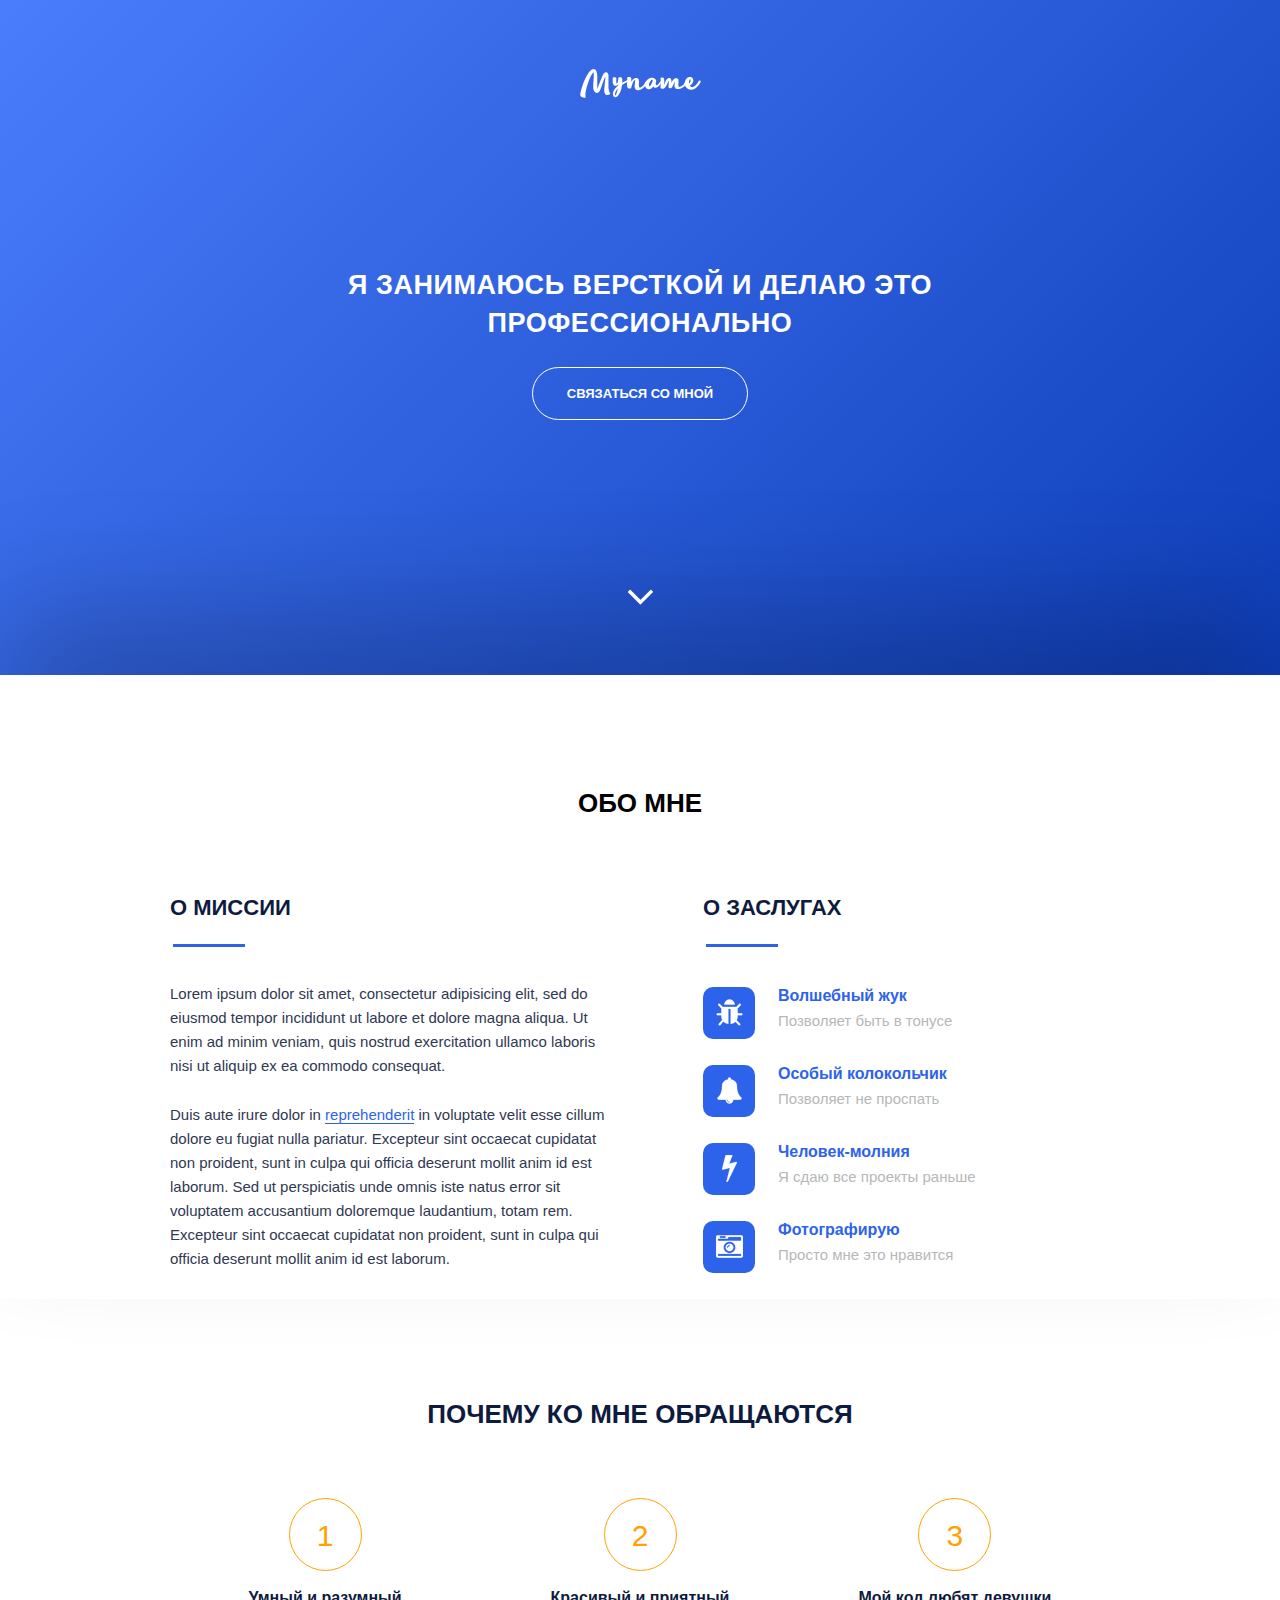
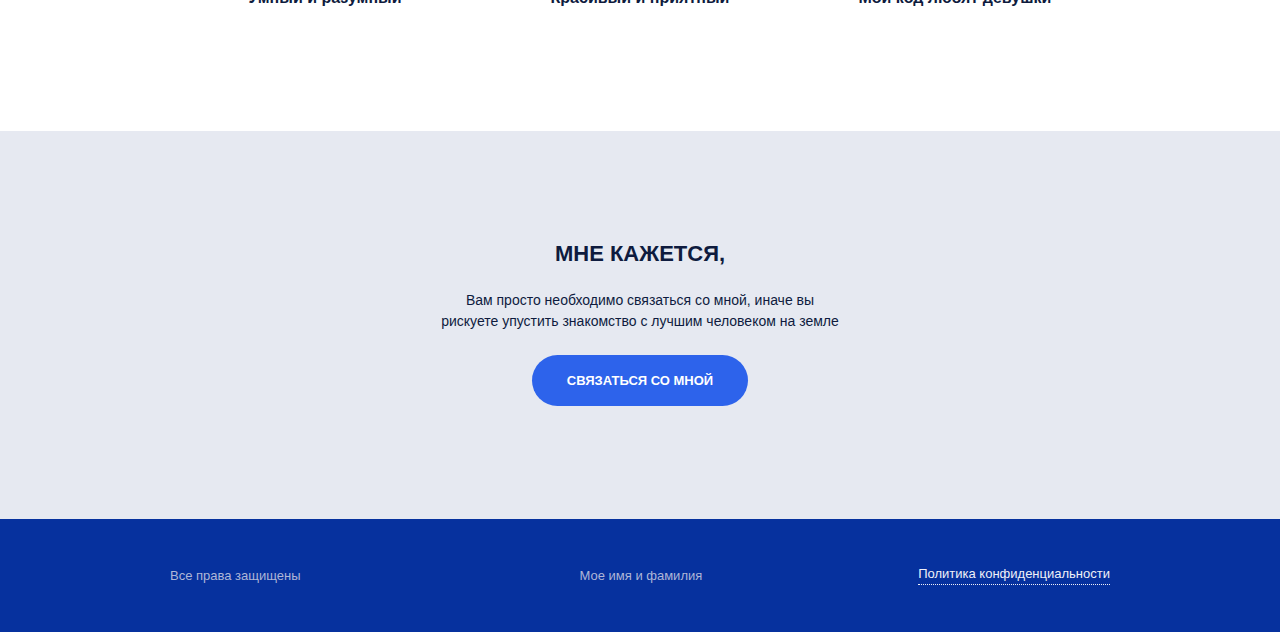
<file: 4 project/index.html>
<!DOCTYPE html>
<html lang="ru">
<head>
	<meta charset="UTF-8">
	<title>Занятие 5</title>
	<meta name="description" content="Я занимаюсь версткой и делаю это профессионально">
	<meta name="keywords" content="верстка, связь, профессионал">
	<link rel="icon" href="#.png" type="image/x-icon">
 	<link rel="shortcut icon" href="#.png" type="image/x-icon"> 
	<meta property="og:title" content="Я занимаюсь версткой и делаю это профессионально">
	<meta property="og:description" content="Я занимаюсь версткой и делаю это профессионально">
	<meta property="og:type" content="article">
	<meta property="og:image" content="#png" >
	<meta property="og:site_name" content="TEST">
	<link rel="stylesheet" href="css/main.css">
</head>
<body>
	<header id="header" class="header">
		<div class="container">
			 <a href="index.html"><img src="img/logo.png" alt="Myname" class="logo"></a>
			 <div class="main">
			 	<h1 class="main__title">
			 		Я занимаюсь версткой и делаю это<br>
					профессионально
				</h1>
			 	<a href="#" class="main__btn button">Связаться со мной</a>
			 </div>
			 <a href="#first"><img src="img/arrow.png" alt="Moving" class="main__moving"></a> 
		</div>
	</header>
	<section id="about" class="about">
		<div class="container">
			<h2 class="about__title">
				Обо мне
			</h2>
             <div class="info d-flex">
				<div class="mission">
					<h3 class="mission__title">О Миссии</h3>
					<p class="mission__text">
						Lorem ipsum dolor sit amet, consectetur adipisicing elit, sed do eiusmod tempor incididunt ut labore et dolore magna aliqua. Ut enim ad minim veniam, quis nostrud exercitation ullamco laboris nisi ut aliquip ex ea commodo consequat.
	          		<p class="mission__text">
						Duis aute irure dolor in <a href="#">reprehenderit</a> in voluptate velit esse cillum dolore eu fugiat nulla pariatur. Excepteur sint occaecat cupidatat non proident, sunt in culpa qui officia deserunt mollit anim id est laborum. Sed ut perspiciatis unde omnis iste natus error sit voluptatem accusantium doloremque laudantium, totam rem. Excepteur sint occaecat cupidatat non proident, sunt in culpa qui officia deserunt mollit anim id est laborum.
					</p>
				</div>
				<div class="deserts">
					<h3 class="deserts__title">О заслугах</h3>
					<div class="deserts__elements">
						<div class="deserts__item d-flex">
							<div class="deserts__icon deserts__icon_bug"></div>
							<div class="deserts__content">
								<h4 class="deserts__small_title">Волшебный жук</h4>
								<p class="deserts__text">Позволяет быть в тонусе</p>
							</div>
						</div>
						<div class="deserts__item d-flex">
							<div class="deserts__icon deserts__icon_bell"></div>
							<div class="deserts__content">
								<h4 class="deserts__small_title">Особый колокольчик</h4>
								<p class="deserts__text">Позволяет не проспать</p>
							</div>
						</div>
					     <div class="deserts__item d-flex">
							<div class="deserts__icon deserts__icon_storm"></div>
							<div class="deserts__content">
								<h4 class="deserts__small_title">Человек-молния</h4>
								<p class="deserts__text">Я сдаю все проекты раньше</p>
							</div>
						</div>
						<div class="deserts__item d-flex">
							<div class="deserts__icon deserts__icon_camera"></div>
							<div class="deserts__content">
								<h4 class="deserts__small_title">Фотографирую</h4>
								<p class="deserts__text">Просто мне это нравится</p>
							</div>
						</div>
					</div>
				</div>
			</div>	
		</div>
	</section>
	<section id="why" class="why">
		<div class="why__container container">
			<h2 class="why__title">Почему ко мне обращаются</h2>
			<div class="reasons d-flex justify-content-space-between">
				<div class="reasons__item">
					<p class="reasons__circle">1</p>
					<p class="reasons__text">Умный и разумный</p>
				</div>
				<div class="reasons__item">
					<p class="reasons__circle">2</p>
					<p class="reasons__text">Красивый и приятный</p>
				</div>
				<div class="reasons__item">
					<p class="reasons__circle">3</p>
					<p class="reasons__text">Мой код любят девушки</p>
				</div>
			</div>
		</div>
	</section>
	<section id="suppose" class="suppose">
		<div class="container">
			<div class="connection">
				<h3 class="connection__title">Мне кажется,</h3>
				<p class="connection__text">Вам просто необходимо связаться со мной, иначе вы рискуете упустить знакомство с лучшим человеком на земле</p>
			</div>
			<a href="#" class="connection__btn button">Связаться со мной</a>
		</div>
	</section>
	<footer id="footer" class="footer">
		<div class="container ">
			<div class="footer__content d-flex justify-content-space-between">
				<p class="footer__text">Все права защищены</p>
				<p class="footer__text footer__text_margin">Мое имя и фамилия</p>
				<a href="" class="footer__politics">Политика конфиденциальности</a>
			</div>
		</div>
	</footer>
</body>
</html>
</file>
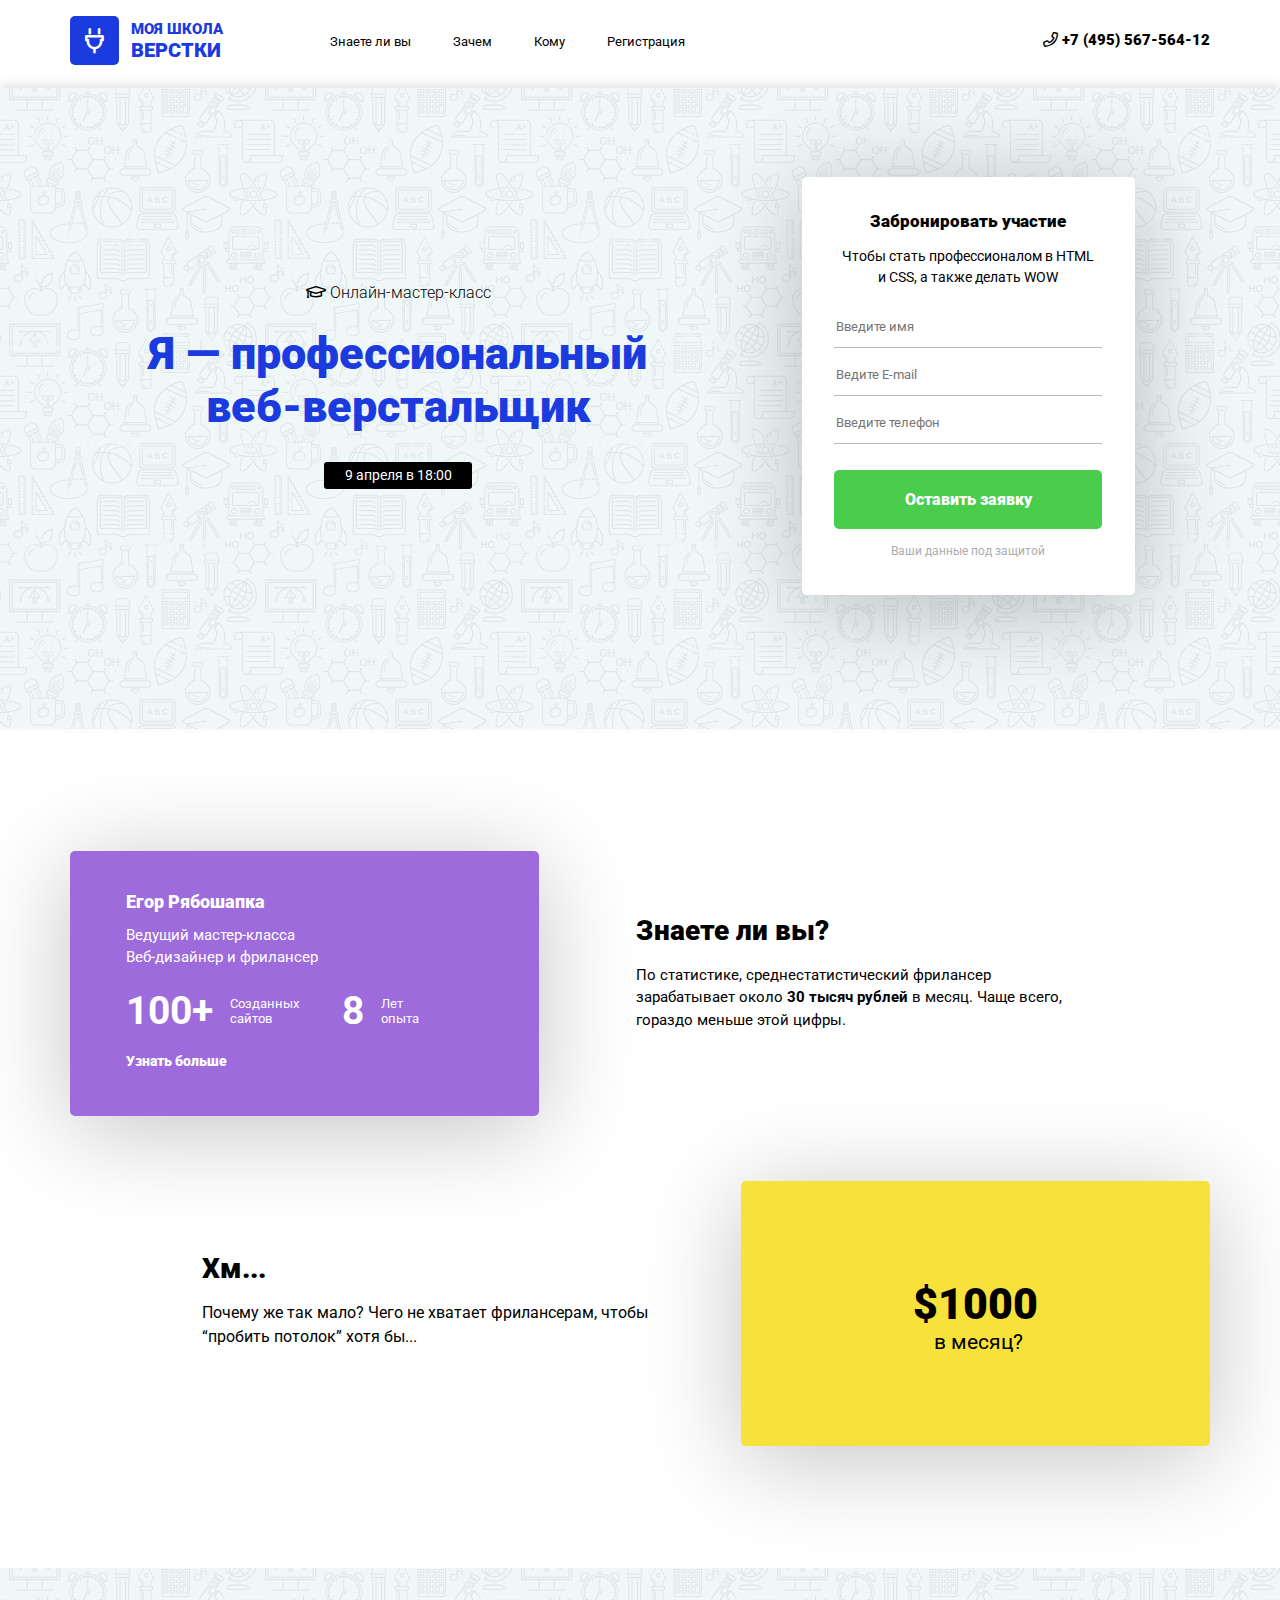
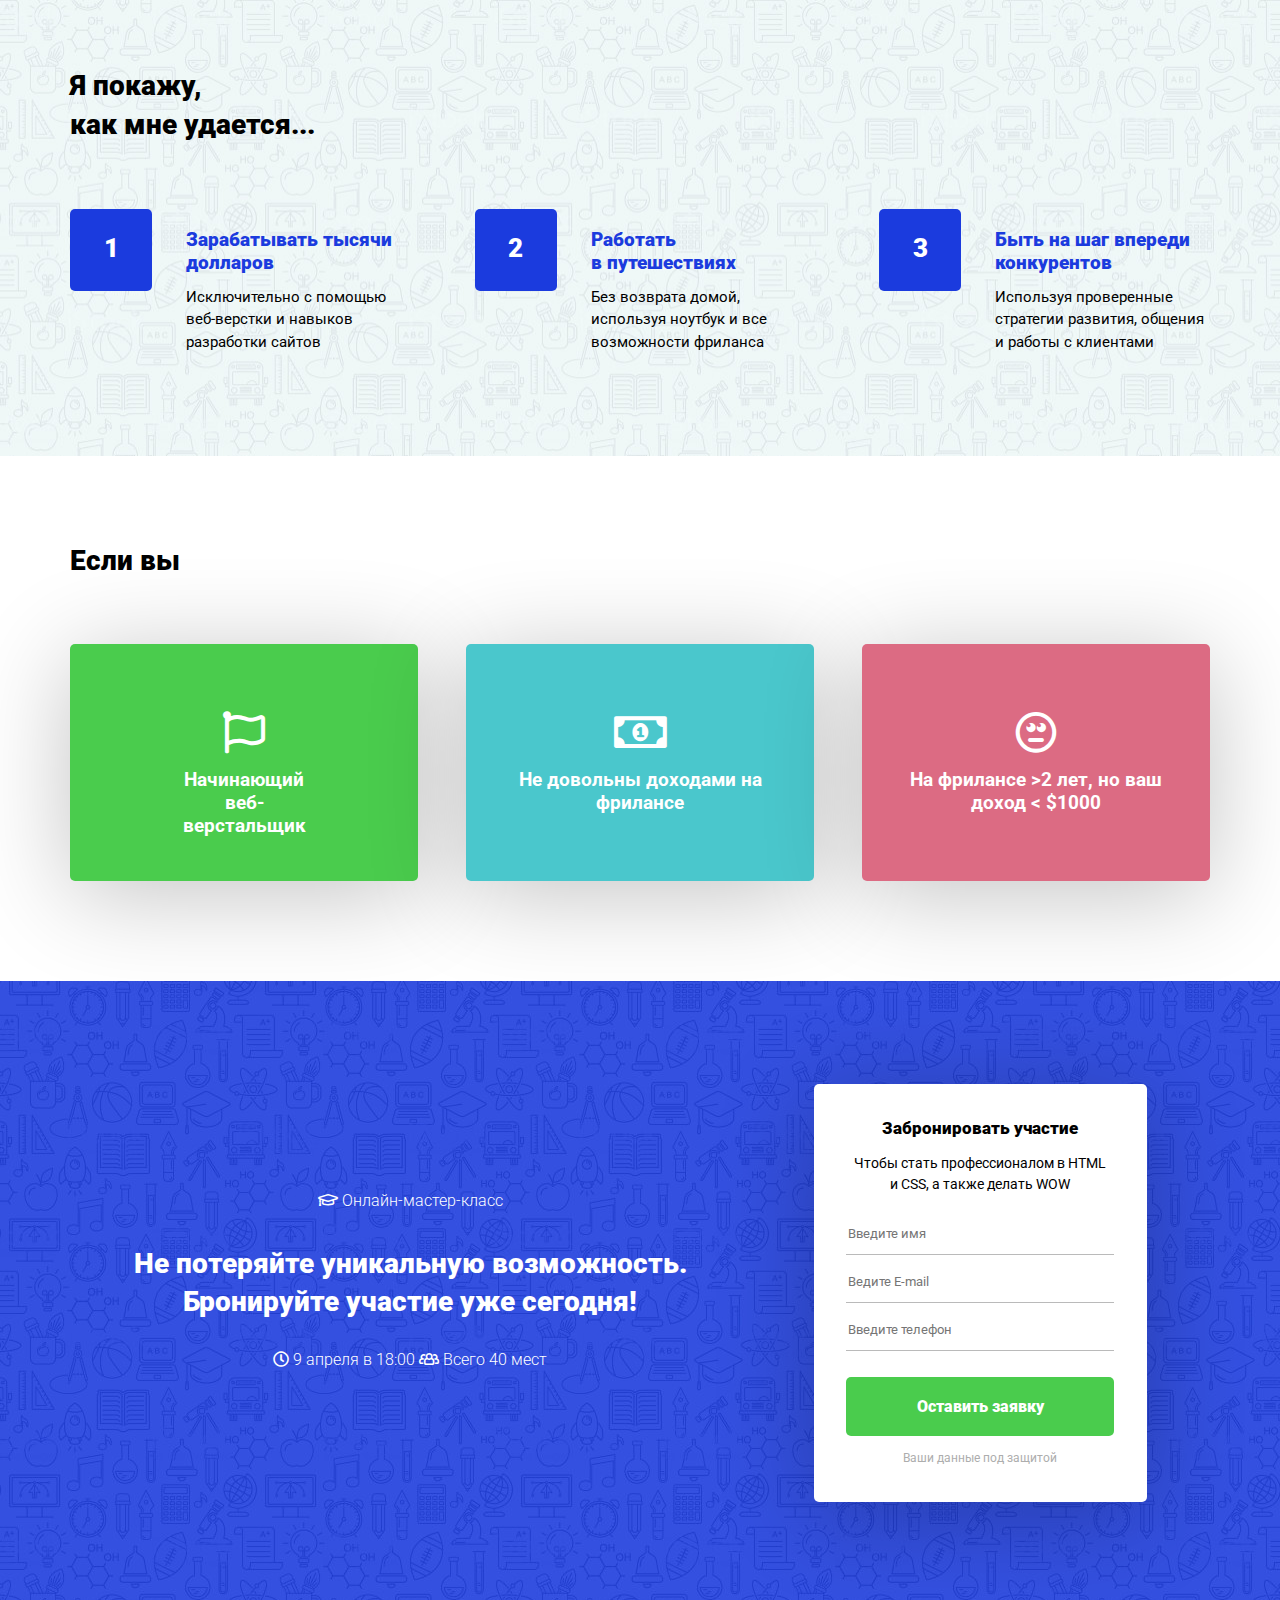
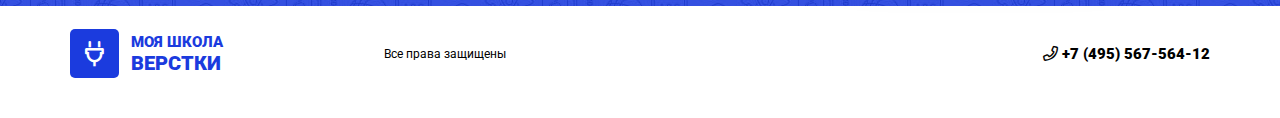
<file: 5 project/index.html>
<!DOCTYPE html>
<html lang="ru">
<head>
	<meta charset="UTF-8">
	<meta name="description" content="Моя школа верстки">
	<meta name="keywords" content="верстка,css,html">
	<link rel="icon" href="#.png" type="image/x-icon">
 	<link rel="shortcut icon" href="#.png" type="image/x-icon"> 
	<meta property="og:title" content="Я — профессиональный веб-верстальщик">
	<meta property="og:description" content="Я — профессиональный веб-верстальщик">
	<meta property="og:type" content="article">
	<meta property="og:image" content="#png" >
	<meta property="og:site_name" content="TEST">
    <link rel="stylesheet" href="fa/fontawesome-all.css">
	<link href="https://fonts.googleapis.com/css?family=Roboto:300,400,700,900&amp;subset=cyrillic" rel="stylesheet">
	<link rel="stylesheet" href="css/main.css">
	<title>Большое практическое задание</title>
</head>
<body>
	<header class="header" id="header">
		<div class="navigation">
			<div class="container d-flex">
				<div class="logo d-flex">
					<a href="index.html" class="logo__icon">
						<i class="far fa-plug"></i>
					</a>
					<a href="index.html" class="logo__text">Моя школа <span>Верстки</span></a>
				</div>
				<nav>
					<ul class="header__menu d-flex">
						<li><a href="#">Знаете ли вы</a></li>
						<li><a href="#">Зачем</a></li>
						<li><a href="#">Кому</a></li>
						<li><a href="#">Регистрация</a></li>
					</ul>
				</nav>
				<a class="header__phone" href="tel:+749556756412"><i class="far fa-phone"></i> +7 (495) 567-564-12</a>
			</div>
		</div>
		<div class="offer">
			<div class="container d-flex justify-content-spase-around">
				<div class="master-class">
					<div class="master-class__online">
						<i class="far fa-graduation-cap"></i>
						 Онлайн-мастер-класс
					</div>
					<h1 class="master-class__title">Я — профессиональный веб-верстальщик</h1>
					<p class="master-class__date">9 апреля в 18:00</p>
				</div>
				<form action="#" class="form">
					<h4 class="form__title">Забронировать участие</h4>
					<p class="form__text">Чтобы стать профессионалом в  HTML и CSS, а также делать WOW</p>
			 		<input class="form__input" type="name" placeholder="Введите имя" name="name" required>
					<input class="form__input" type="email" placeholder="Ведите E-mail" name="email" required>
					<input class="form__input" type="tel" placeholder="Введите телефон" name="phone" required>
					<button class="button" type="submit">Оставить заявку</button>
					<p class="form__security">Ваши данные под защитой</p>
				</form>
			</div>
		</div>
	</header>
	<section class="money" id="money">
		<div class="container">
			<div class="purple-and-text d-flex">
				<div class="about-me">
					<div class="about-me__name">
						Егор Рябошапка
					</div>
					<div class="about-me__details">
						<p class="about-me__text">
							Ведущий мастер-класса
						</p>
						<p class="about-me__text">
							Веб-дизайнер и фрилансер
						</p>
					</div>
					<div class="about-me__digits d-flex">
						<div class="about-me__element d-flex align-items-center">
							<div class="about-me__icon">
								100+
							</div>
							<div class="about-me__site about-me__site_long">
								Созданных сайтов
							</div>
						</div>
						<div class="about-me__element d-flex align-items-center">
							<div class="about-me__icon">
								8
							</div>
							<div class="about-me__site about-me__site_short">
								Лет опыта
							</div>
						</div>
					</div>
					<a href="#" class="about-me__link">
						Узнать больше
					</a>
				</div>
	            <div class="statistic">
	            	<h2 class="statistic__title">Знаете ли вы?</h2>
	            	<p class="statistic__text">По статистике, среднестатистический фрилансер зарабатывает около <b>30 тысяч рублей</b> в месяц. Чаще всего, гораздо меньше этой цифры.</p>
	            </div>
	        </div>
	        <div class="yellow-and-text d-flex justify-content-space-between">
	            <div class="hmm">
	            	<div class="hmm__content">
		            	<h2 class="hmm__title">Хм...</h2>
		            	<p class="hmm__text">Почему же так мало? Чего не хватает фрилансерам, чтобы “пробить потолок” хотя бы...</p>
	            	</div>
	            </div>
	            <div class="yellow">
	            	<div class="yellow__content">
		            	<h2 class="yellow__title">$1000</h2>
		            	<p class="yellow__text">в месяц?</p>
	            	</div>
	            </div>
			</div>
		</div>
	</section>
	<section class="work" id="work">
		<div class="container">
			<h2 class="work__title">Я покажу,<br> как мне удается...</h2>
			<div class="work__items d-flex justify-content-space-between">
				<div class="work__item d-flex">
					<div class="work__icon">
						1
					</div>
					<div class="work__content">
						<h4 class="work__blue-title">Зарабатывать тысячи долларов</h4>
						<p class="work__text">Исключительно с помощью веб-верстки и навыков разработки сайтов</p>
					</div>
				</div>
				<div class="work__item d-flex">
					<div class="work__icon">
						2
					</div>
					<div class="work__content">
						<h4 class="work__blue-title work__content_short"><span>Работать</span> в путешествиях</h4>
						<p class="work__text">Без возврата домой, используя ноутбук и все возможности фриланса</p>
					</div>
				</div>
				<div class="work__item d-flex">
					<div class="work__icon">
						3
					</div>
					<div class="work__content">
						<h4 class="work__blue-title">Быть на шаг впереди конкурентов</h4>
						<p class="work__text">Используя проверенные стратегии развития, общения и работы с клиентами</p>
					</div>
				</div>
			</div>
		</div>
	</section>
	<section class="about-you" id="about-you">
		<div class="container">
			<h2 class="about-you__title">Если вы</h2>
			 <div class="about-you__cards d-flex justify-content-space-between">
			 	<div class="about-you__card about-you__card_green">
			 		<i class="far fa-flag"></i>
			 		<h4 class="about-you__text about-you__short">Начинающий веб-верстальщик</h4>
			 	</div>
			 	<div class="about-you__card about-you__card_blue">
			 		<i class="far fa-money-bill-alt"></i>
			 		<h4 class="about-you__text">Не довольны доходами на фрилансе</h4>
			 	</div>
			 	<div class="about-you__card about-you__card_pink">
			 		<i class="far fa-meh"></i>
			 		<h4 class="about-you__text">На фрилансе >2 лет, но ваш доход < $1000</h4>
			 	</div>
			 </div>
		</div>
	</section>
	<section class="book" id="book">
		<div class="container d-flex justify-content-spase-around">
			<div class="master">
				<div class="master__online">
					<i class="far fa-graduation-cap"></i>
					 Онлайн-мастер-класс
				</div>
				<h2 class="master__title">Не потеряйте уникальную возможность.<br>Бронируйте участие уже сегодня!</h2>
				<p class="master__info"><i class="far fa-clock"></i> 9 апреля в 18:00 <i class="far fa-users"></i> Всего 40 мест</p>
			</div>
			<form action="#" class="form">
				<h4 class="form__title">Забронировать участие</h4>
				<p class="form__text">Чтобы стать профессионалом в  HTML и CSS, а также делать WOW</p>
		 		<input class="form__input"  type="name" placeholder="Введите имя" name="name" required>
				<input class="form__input" type="email" placeholder="Ведите E-mail" name="email" required>
				<input class="form__input" type="tel" placeholder="Введите телефон" name="phone" required>
				<button class="button" type="submit">Оставить заявку</button>
				<p class="form__security">Ваши данные под защитой</p>
			</form>
		</div>
	</section>
	<footer class="footer" id="footer">
		<div class="container d-flex align-items-center">
			<div class="logo d-flex">
				<a href="index.html" class="logo__icon">
					<i class="far fa-plug"></i>
				</a>
				<a href="index.html" class="logo__text">Моя школа <span>Верстки</span></a>
			</div>
			<p class="footer__root">Все права защищены</p>
			<a class="footer__phone header__phone" href="tel:+749556756412"><i class="far fa-phone"></i> +7 (495) 567-564-12</a>
		</div>
	</footer>
</body>
</html>
</file>
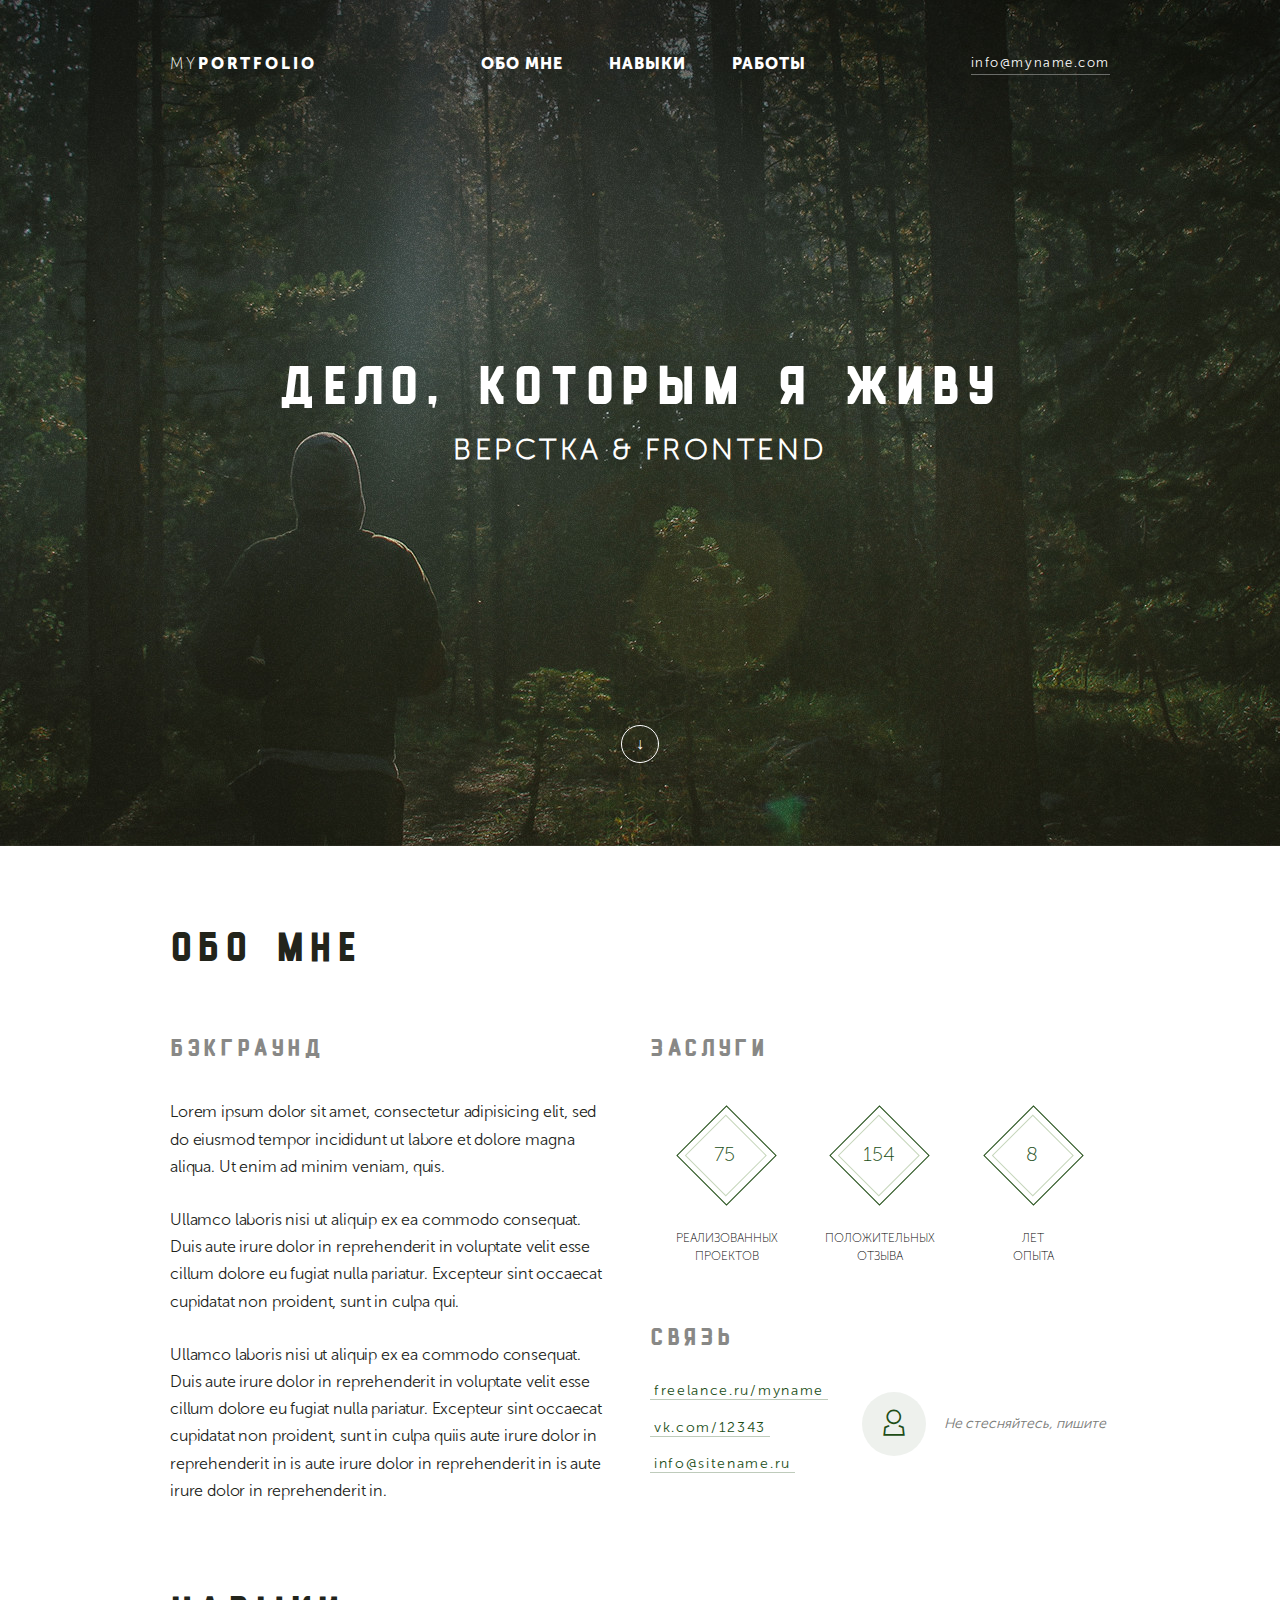
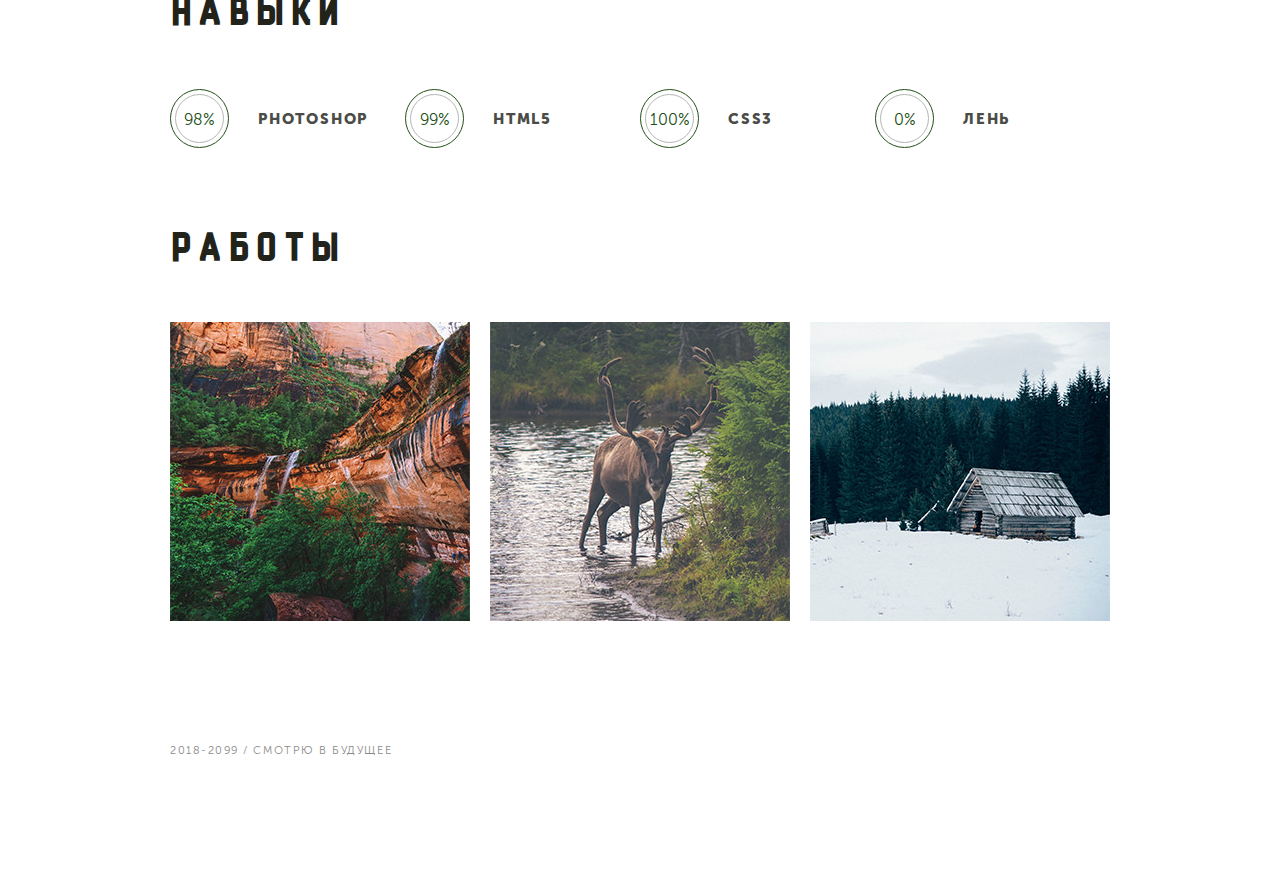
<file: 6 project/index.html>
<!DOCTYPE html>
<html lang="ru">
<head>
	<meta charset="UTF-8">
	<title>Myportfolio</title>
	<meta name="description" content="Мое портфолио">
	<meta name="keywords" content="верстка,css,html">
	<link rel="icon" href="img/MMMk.ico" type="image/x-icon">
 	<link rel="shortcut icon" href="img/MMMk.ico" type="image/x-icon"> 
	<meta property="og:title" content="Дело, которым я живу">
	<meta property="og:description" content="Я — профессиональный веб-верстальщик">
	<meta property="og:type" content="article">
	<meta property="og:image" content="#png" >
	<meta property="og:site_name" content="Myportfolio">
	<meta name="viewport" content="width=device-width, initial-scale=1">
	<link rel="stylesheet" href="css/stroke-gap-icons.css">
	<link rel="stylesheet" href="css/main.css">
</head>
<body>
	<header class="header" id="header">
		<div class="container">
            <div class="menu d-flex justify-content-space-between">
				<div class="menu__logo">
					<a href="index.html"><span>My</span>portfolio</a>
				</div>
				<nav class="menu__nav">
					<ul class="menu__list d-flex">
						<li><a href="#about">Обо мне</a></li>
						<li><a href="#abilities">Навыки</a></li>
						<li><a href="#work">Работы</a></li>
					</ul>
				</nav>
				<a class="menu__emaill" href="mailto:info@myname.com" target="_blank">info@myname.com</a>
			</div>
			<div class="header__title">
				<h1 class="header__title-main">Дело, которым я живу</h1>
				<h2 class="header__title-minor">Верстка & frontend</h2>
			</div>
			<a href="#about" class="header__anchor">↓</a>
		</div>
	</header>
	<section class="about" id="about">
		<div class="container">
			<h2 class="about__title">Oбо мне</h2>
 			<div class="about-me d-flex justify-content-space-between">
				<div class="background">
					<h3 class="background__title">Бэкграунд</h3>
					<p class="background__text">Lorem ipsum dolor sit amet, consectetur adipisicing elit, sed do eiusmod tempor incididunt ut labore et dolore magna aliqua. Ut enim ad minim veniam, quis.</p>
					<p class="background__text">Ullamco laboris nisi ut aliquip ex ea commodo consequat. Duis aute irure dolor in reprehenderit in voluptate velit esse cillum dolore eu fugiat nulla pariatur. Excepteur sint occaecat cupidatat non proident, sunt in culpa qui.</p>
					<p class="background__text">Ullamco laboris nisi ut aliquip ex ea commodo consequat. Duis aute irure dolor in reprehenderit in voluptate velit esse cillum dolore eu fugiat nulla pariatur. Excepteur sint occaecat cupidatat non proident, sunt in culpa quiis aute irure dolor in reprehenderit in is aute irure dolor in reprehenderit in is aute irure dolor in reprehenderit in.</p>
				</div>
				<div class="info">
					<h3 class="info__title info__title_deserts">Заслуги</h3>
					<div class="deserts d-flex justify-content-spase-around">
						<div class="deserts__item">
							<div class="deserts__icon"><span>75</span></div>
							<p class="deserts__text deserts__text_medium">Реализованных проектов</p>
						</div>
						<div class="deserts__item">
							<div class="deserts__icon"><span>154</span></div>
							<p class="deserts__text deserts__text_long">Положительных отзыва</p>
						</div>
						<div class="deserts__item">
							<div class="deserts__icon"><span>8</span></div>
							<p class="deserts__text deserts__text_short">Лет опыта</p>
						</div>
					</div>
					<h3 class="info__title info__title_connect">Связь</h3>
					<div class="connect d-flex">
						<div class="connect__links">
							<a href="freelance.ru/myname">freelance.ru/myname</a>
							<a href="vk.com/12343">vk.com/12343</a>
							<a href="info@sitename.ru">info@sitename.ru</a>
						</div>
						<div class="connect__user d-flex">
							<div class="connect__user-icon"><i class="icon icon-User"></i></div>
							<p class="connect__user-text">Не стесняйтесь, пишите</p>
						</div>
					</div>
				</div>
			</div>
		</div>
	</section>
	 <section class="abilities" id="abilities">
	 	<div class="container">
	 		<h2 class="abilities__title">Навыки</h2>
	 		<div class="abiliti d-flex justify-content-space-between">
	 			<div class="abiliti__item">
	 				<div class="abiliti__icon">
	 					98%
	 				</div>
	 				<h4 class="abiliti__title">Photoshop</h4>
	 			</div>
	 			<div class="abiliti__item">
	 				<div class="abiliti__icon">
	 					99%
	 				</div>
	 				<h4 class="abiliti__title">Html5</h4>
	 			</div>
	 			<div class="abiliti__item">
	 				<div class="abiliti__icon">
	 					100%
	 				</div>
	 				<h4 class="abiliti__title">CSS3</h4>
	 			</div>
	 			<div class="abiliti__item">
	 				<div class="abiliti__icon">
	 					0%
	 				</div>
	 				<h4 class="abiliti__title">Лень</h4>
	 			</div>
	 		</div>	
	 	</div>
	 </section>
	 <section class="work" id="work">
	 	<div class="container">
	 		<h2 class="work__title">Работы</h2>
	 		<div class="photo d-flex justify-content-space-between">
	 			<div class="photo__item">
	 				<img src="img/wil-stewart.jpg" alt="waterfall">
	 				<div class="photo__overlay">Водопад
	 				<a href="#">Смотреть</a>
	 				</div>
	 			</div>
	 			<div class="photo__item">
	 				<img src="img/deer.jpg" alt="deer">
	 				<div class="photo__overlay">Название работы
	 				 	<a href="#">Смотреть</a>
	 				</div>
	 			</div>
	 			<div class="photo__item">
	 				<img src="img/ales-krivec.jpg" alt="house">
	 				<div class="photo__overlay">Дом 
	 					<a href="#">Смотреть</a>
	 				</div>
	 			</div>
	 		</div>
	 	</div>
	 </section>
	 <footer class="footer" id="footer">
	 	<div class="container">
	 		<p class="footer__text">2018-2099 / Смотрю в будущее</p>
	 	</div>
	 </footer>
</body>
</html>
</file>
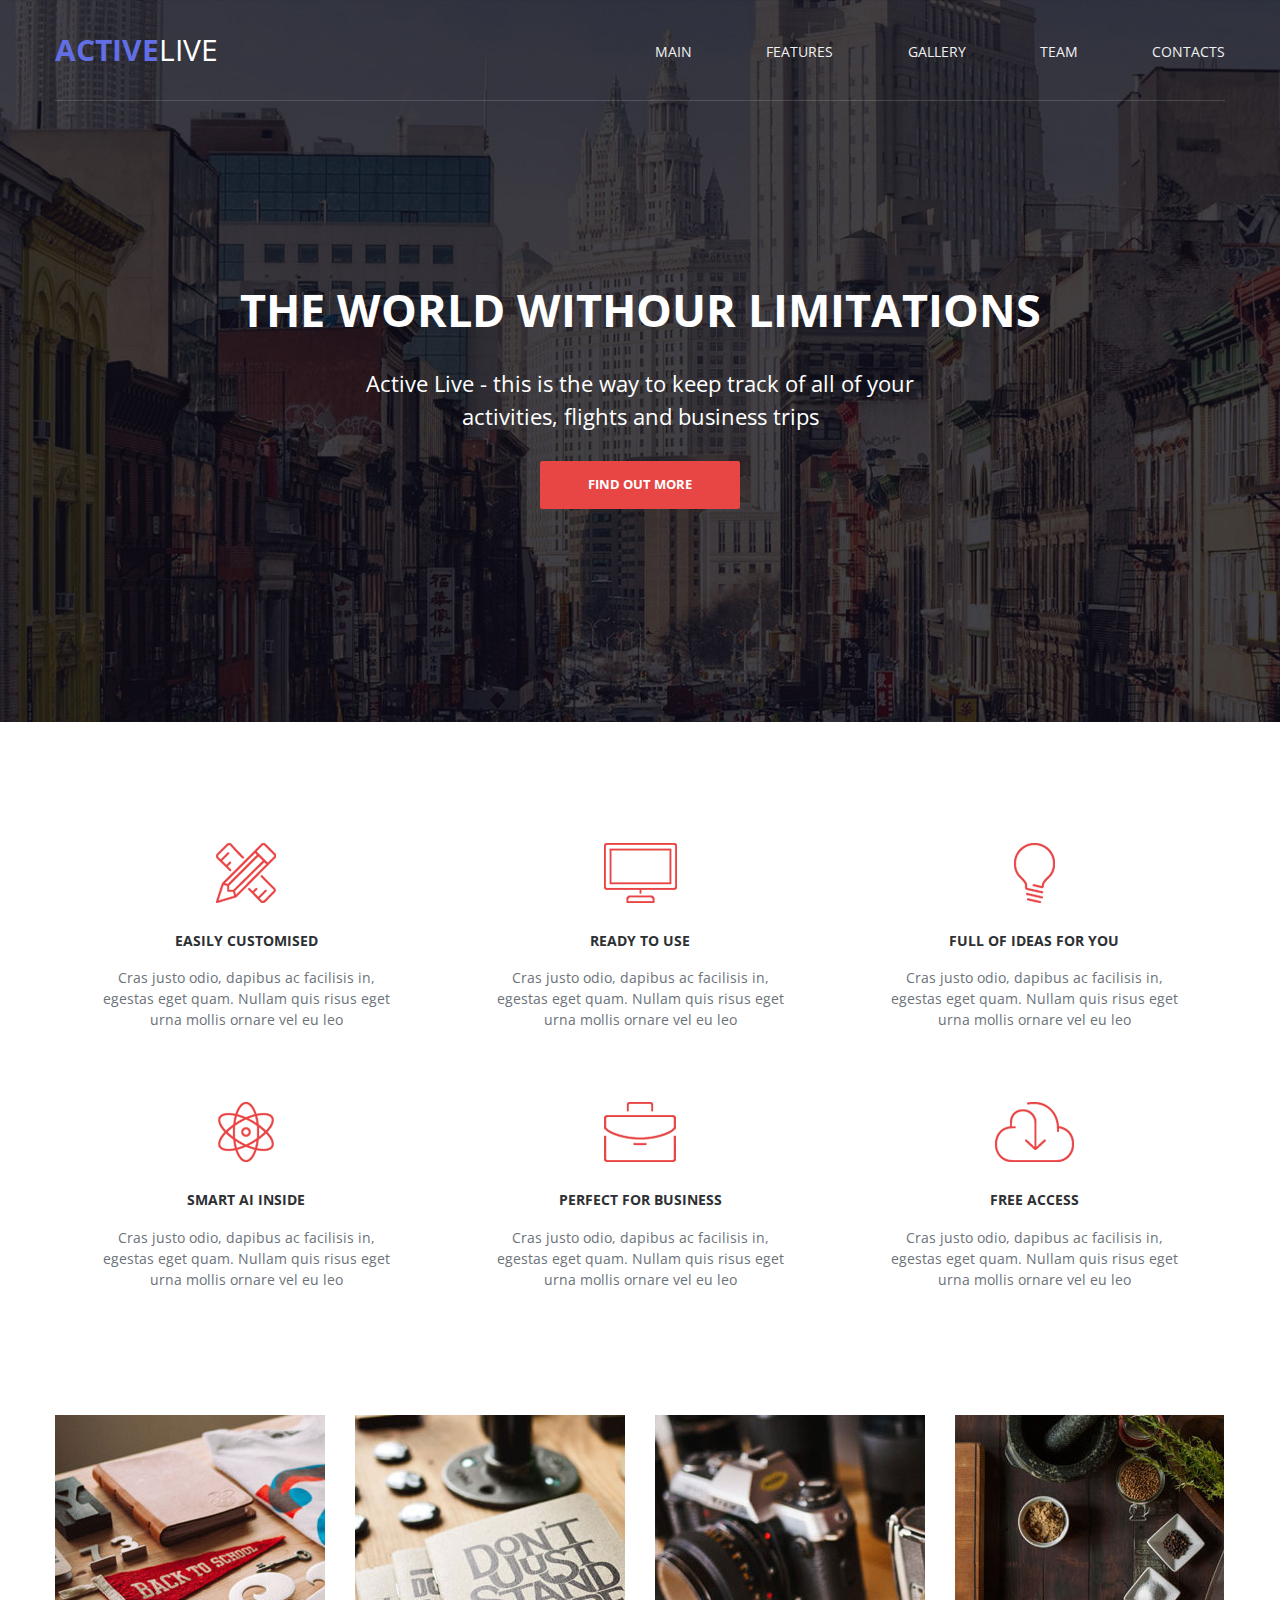
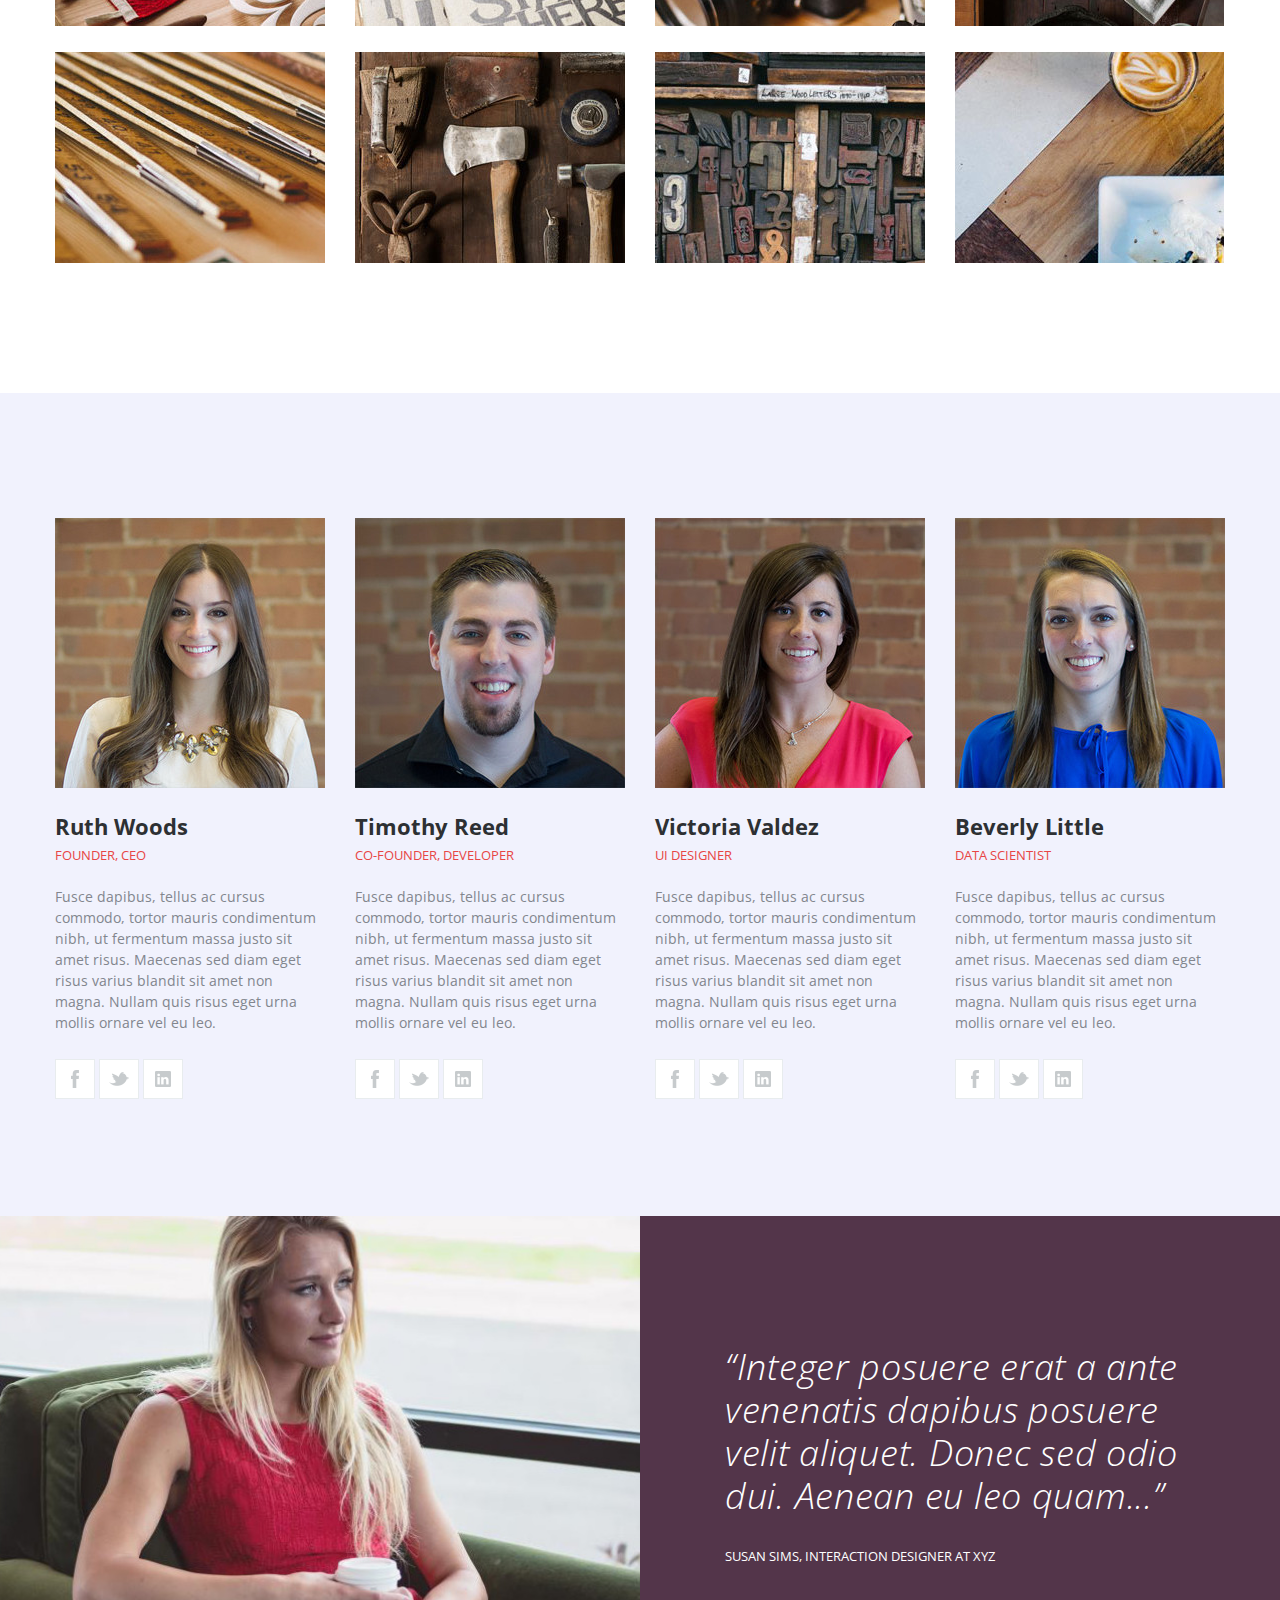
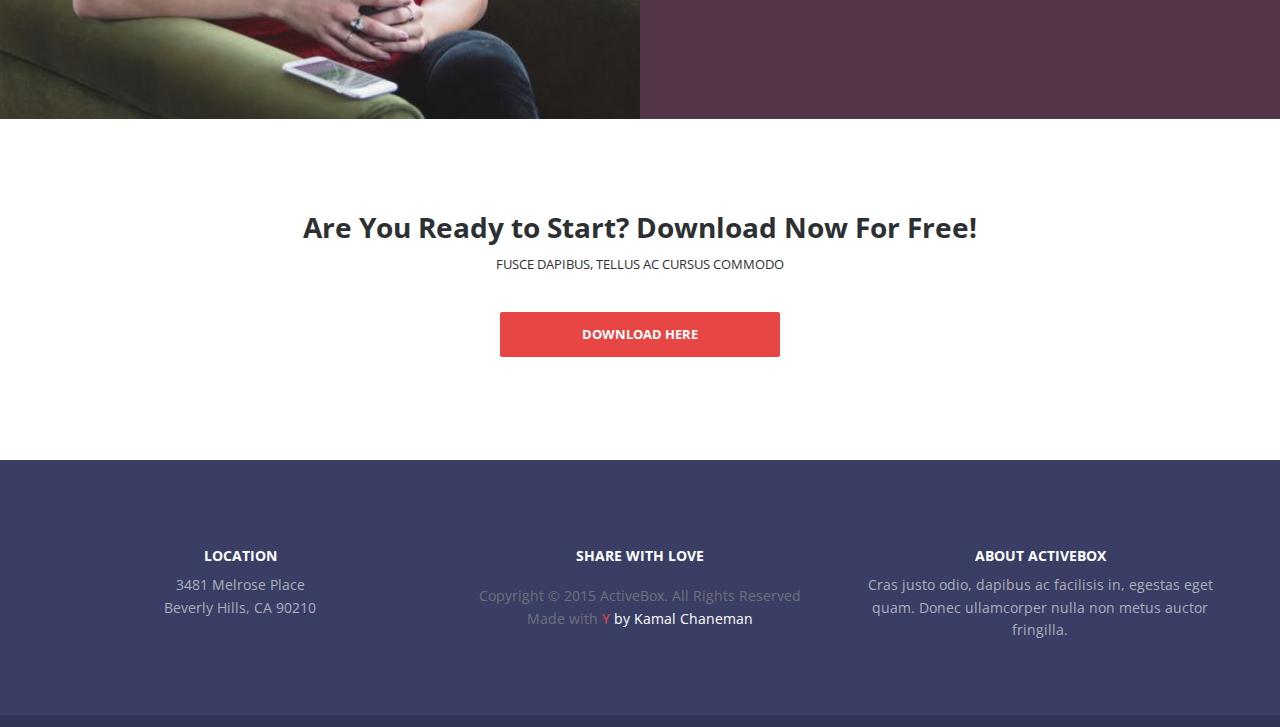
<file: 7 project/index.html>
<!DOCTYPE html>
<html lang="ru">
<head>
	<meta charset="UTF-8">
	<title>ActiveLive</title>
	<meta name="description" content="Bootstrap">
	<meta name="keywords" content="верстка,css,html,bootstrap">
	<!-- Favicon -->
	<link rel="icon" href="img/AL.ico" type="image/x-icon">
 	<link rel="shortcut icon" href="img/AL.ico" type="image/x-icon"> 
 	<!-- OG Tags -->
	<meta property="og:title" content="THE WORLD WITHOUR LIMITATIONS">
	<meta property="og:description" content="Active Live - this is the way to keep track of all of your activities, flights and business trips">
	<meta property="og:type" content="article">
	<meta property="og:image" content="#png" >
	<meta property="og:site_name" content="ActiveLive">
	<!-- Fonts -->
	<link href="https://fonts.googleapis.com/css?family=Open+Sans:300,300i,400,400i,600,600i,700,700i,800,800i&amp;subset=cyrillic" rel="stylesheet">
	<meta name="viewport" content="width=device-width, initial-scale=1">
	<!-- CSS style -->
	<link rel="stylesheet" href="css/bootstrap.min.css">
	<link rel="stylesheet" href="css/bootstrap-reboot.min.css">
	<link rel="stylesheet" href="css/main.css">
</head>
<body>
	<header class="header" id="header">
		<div class="container">
			<div class="row">
				<div class="col-xl-2 col-lg-3">
					<div class="logo">
						<a href="index.html"><span>Active</span>Live</a>
					</div>
				</div>
				<div class="col-lg-6 ml-auto text-center">
					<nav>
						<ul class="menu d-flex justify-content-between">
							<li class="menu__item"> <a href="#header" class="menu__link">Main</a></li>
							<li class="menu__item"> <a href="#features" class="menu__link">Features</a></li>
							<li class="menu__item"> <a href="#gallery" class="menu__link">Gallery</a></li>
							<li class="menu__item"> <a href="#team" class="menu__link">Team</a></li>
							<li class="menu__item"> <a href="#download" class="menu__link">Contacts</a></li>
						</ul>
					</nav>
				</div>
			</div>
		</div>
		<div class="container">
			<div class="row">
				<div class="col-12 text-center">
					<div class="offer">
						<h1 class="offer__title">THE WORLD WITHOUR LIMITATIONS</h1>
						<p class="offer__text">Active Live - this is the way to keep track of all of your activities, flights and business trips</p>
					     <a href="#" class="offer__btn btn">Find Out More</a>
					</div>
				</div>
			</div>
		</div>
	</header>
	 <section class="features" id="features">
	 	<div class="container">
	 		<div class="row">
	 			<div class="col-12 col-md-6 col-lg-4">
	 				<div class="feature__item">
	 					<div class="feature__icon"><img src="img/pen.png" alt="pen"></div>
	 					<h4 class="feature__title">Easily Customised</h4>
	 					<p class="feature__text">Cras justo odio, dapibus ac facilisis in, egestas eget quam. Nullam quis risus eget urna mollis ornare vel eu leo</p>
	 				</div>
	 			</div>
	 			<div class="col-12 col-md-6 col-lg-4">
	 				<div class="feature__item">
	 					<div class="feature__icon"><img src="img/pc.png" alt="pc"></div>
	 					<h4 class="feature__title">READY TO USE</h4>
	 					<p class="feature__text">Cras justo odio, dapibus ac facilisis in, egestas eget quam. Nullam quis risus eget urna mollis ornare vel eu leo</p>
	 				</div>
	 			</div>
	 			<div class="col-12 col-md-6 col-lg-4">
	 				<div class="feature__item">
	 					<div class="feature__icon"><img src="img/lamp.png" alt="lamp"></div>
	 					<h4 class="feature__title">FULL OF IDEAS FOR YOU</h4>
	 					<p class="feature__text">Cras justo odio, dapibus ac facilisis in, egestas eget quam. Nullam quis risus eget urna mollis ornare vel eu leo</p>
	 				</div>
	 			</div>
	 			<div class="col-12 col-md-6 col-lg-4">
	 				<div class="feature__item">
	 					<div class="feature__icon"><img src="img/science.png" alt="science"></div>
	 					<h4 class="feature__title">SMART AI INSIDE</h4>
	 					<p class="feature__text">Cras justo odio, dapibus ac facilisis in, egestas eget quam. Nullam quis risus eget urna mollis ornare vel eu leo</p>
	 				</div>
	 			</div>
	 			<div class="col-12 col-md-6 col-lg-4">
	 				<div class="feature__item">
	 					<div class="feature__icon"><img src="img/bag.png" alt="bag"></div>
	 					<h4 class="feature__title">PERFECT FOR BUSINESS</h4>
	 					<p class="feature__text">Cras justo odio, dapibus ac facilisis in, egestas eget quam. Nullam quis risus eget urna mollis ornare vel eu leo</p>
	 				</div>
	 			</div>
 				<div class="col-12 col-md-6 col-lg-4">
 					<div class="feature__item">
	 					<div class="feature__icon"><img src="img/cloud.png" alt=""></div>
	 					<h4 class="feature__title">FREE ACCESS</h4>
	 					<p class="feature__text">Cras justo odio, dapibus ac facilisis in, egestas eget quam. Nullam quis risus eget urna mollis ornare vel eu leo</p>
 					</div>
	 			</div>
	 		</div>
	 	</div>
	 </section>
	 <section class="gallery" id="gallery">
	 	<div class="container">
	 		<div class="row justify-content-center">
	 			<div class="mb-3 mb-sm-0 col-sm-6 col-lg-4 col-xl-3">
	 				<div class="gallery__item">
	 					<img src="img/book.jpg" alt="book" class="gallery__photo">
	 					<div class="gallery__overlay">
	 						<p class="gallery__overlay-text">Project Name</p>
	 						<a href="#" class="gallery__overlay-link">User Interface Design</a>
	 					</div>
	 				</div>
	 			</div>
	 			<div class="mb-3 mb-sm-0 col-sm-6 col-lg-4 col-xl-3">
	 				<div class="gallery__item">
	 					<img src="img/notebook.jpg" alt="notebook" class="gallery__photo">
	 					<div class="gallery__overlay">
	 						<p class="gallery__overlay-text">Project Name</p>
	 						<a href="#" class="gallery__overlay-link">User Interface Design</a>
	 					</div>
	 				</div>
	 			</div>
	 			<div class="mb-3 mb-sm-0 col-sm-6 col-lg-4 col-xl-3">
	 				<div class="gallery__item">
	 					<img src="img/camera.jpg" alt="camera" class="gallery__photo">
	 					<div class="gallery__overlay">
	 						<p class="gallery__overlay-text">Project Name</p>
	 						<a href="#" class="gallery__overlay-link">User Interface Design</a>
	 					</div>
	 				</div>
	 			</div>
	 			<div class="mb-3 mb-sm-0 col-sm-6 col-lg-4 col-xl-3">
	 				<div class="gallery__item">
	 					<img src="img/crypa.jpg" alt="crypa" class="gallery__photo">
	 					<div class="gallery__overlay">
	 						<p class="gallery__overlay-text">Project Name</p>
	 						<a href="#" class="gallery__overlay-link">User Interface Design</a>
	 					</div>
	 				</div>
	 			</div>
	 			<div class="mb-3 mb-sm-0 col-sm-6 col-lg-4 col-xl-3">
	 				<div class="gallery__item">
	 					<img src="img/line.jpg" alt="line" class="gallery__photo">
	 					<div class="gallery__overlay">
	 						<p class="gallery__overlay-text">Project Name</p>
	 						<a href="#" class="gallery__overlay-link">User Interface Design</a>
	 					</div>
	 				</div>
	 			</div>
	 			<div class="mb-3 mb-sm-0 col-sm-6 col-lg-4 col-xl-3">
	 				<div class="gallery__item">
	 					<img src="img/instrument.jpg" alt="instrument" class="gallery__photo">
	 					<div class="gallery__overlay">
	 						<p class="gallery__overlay-text">Project Name</p>
	 						<a href="#" class="gallery__overlay-link">User Interface Design</a>
	 					</div>
	 				</div>
	 			</div>
	 			<div class="mb-3 mb-sm-0 col-sm-6 col-lg-4 col-xl-3">
	 				<div class="gallery__item">
	 					<img src="img/word.jpg" alt="word" class="gallery__photo">
	 					<div class="gallery__overlay">
	 						<p class="gallery__overlay-text">Project Name</p>
	 						<a href="#" class="gallery__overlay-link">User Interface Design</a>
	 					</div>
	 				</div>
	 			</div>
	 			<div class="mb-3 mb-sm-0 col-sm-6 col-lg-4 col-xl-3">
	 				<div class="gallery__item">
	 					<img src="img/coffe.jpg" alt="coffe" class="gallery__photo">
	 					<div class="gallery__overlay">
	 						<p class="gallery__overlay-text">Project Name</p>
	 						<a href="#" class="gallery__overlay-link">User Interface Design</a>
	 					</div>
	 				</div>
	 			</div>
	 		</div>
	 	</div>
	 </section>
	 <section class="team" id="team">
	 	<div class="container">
	 		<div class="row">
	 			<div class="col-md-6 col-lg-3">
	 				<div class="team__item">
	 					<img src="img/Ruth.jpg" alt="Ruth Woods" class="team__photo">
	 					<h4 class="team__title">Ruth Woods</h4>
	 					<p class="team__prof">Founder, CEO</p>
	 					<p class="team__text">Fusce dapibus, tellus ac cursus commodo, tortor mauris condimentum nibh, ut fermentum massa justo sit amet risus. Maecenas sed diam eget risus varius blandit sit amet non magna. Nullam quis risus eget urna mollis ornare vel eu leo.</p>
	 					<div class="team__icons">
	 						<div class="team__icon">
	 							<a href="https://uk-ua.facebook.com"><img src="img/facebook.png" alt="Facebook" class="team__badge"></a>
	 						</div>
	 						<div class="team__icon">
	 							<a href="https://twitter.com/?lang=ru"><img src="img/twitter.png" alt="Twitter" class="team__badge"></a>
	 						</div>
	 						<div class="team__icon">
	 							<a href="https://ru.linkedin.com/"><img src="img/In.png" alt="In" class="team__badge"></a>
	 						</div>
	 					</div>
	 				</div>
	 			</div>
	 			<div class="col-md-6 col-lg-3">
	 				<div class="team__item">
	 					<img src="img/Timothy.jpg" alt="Timothy Reed" class="team__photo">
	 					<h4 class="team__title">Timothy Reed</h4>
	 					<p class="team__prof">Co-Founder, Developer</p>
	 					<p class="team__text">Fusce dapibus, tellus ac cursus commodo, tortor mauris condimentum nibh, ut fermentum massa justo sit amet risus. Maecenas sed diam eget risus varius blandit sit amet non magna. Nullam quis risus eget urna mollis ornare vel eu leo.</p>
	 					<div class="team__icons">
	 						<div class="team__icon">
	 							<a href="https://uk-ua.facebook.com"><img src="img/facebook.png" alt="Facebook" class="team__badge"></a>
	 						</div>
	 						<div class="team__icon">
	 							<a href="https://twitter.com/?lang=ru"><img src="img/twitter.png" alt="Twitter" class="team__badge"></a>
	 						</div>
	 						<div class="team__icon">
	 							<a href="https://ru.linkedin.com/"><img src="img/In.png" alt="In" class="team__badge"></a>
	 						</div>
	 					</div>
	 				</div>
	 			</div>
	 			<div class="col-md-6 col-lg-3">
	 				<div class="team__item">
	 					<img src="img/vika.jpg" alt="Victoria Valdez" class="team__photo">
	 					<h4 class="team__title">Victoria Valdez</h4>
	 					<p class="team__prof">UI Designer</p>
	 					<p class="team__text">Fusce dapibus, tellus ac cursus commodo, tortor mauris condimentum nibh, ut fermentum massa justo sit amet risus. Maecenas sed diam eget risus varius blandit sit amet non magna. Nullam quis risus eget urna mollis ornare vel eu leo.</p>
	 					<div class="team__icons">
	 						<div class="team__icon">
	 							<a href="https://uk-ua.facebook.com"><img src="img/facebook.png" alt="Facebook" class="team__badge"></a>
	 						</div>
	 						<div class="team__icon">
	 							<a href="https://twitter.com/?lang=ru"><img src="img/twitter.png" alt="Twitter" class="team__badge"></a>
	 						</div>
	 						<div class="team__icon">
	 							<a href="https://ru.linkedin.com/"><img src="img/In.png" alt="In" class="team__badge"></a>
	 						</div>
	 					</div>
	 				</div>
	 			</div>
	 			<div class="col-md-6 col-lg-3">
	 				<div class="team__item">
	 					<img src="img/Beverly.jpg" alt="Beverly Little" class="team__photo">
	 					<h4 class="team__title">Beverly Little</h4>
	 					<p class="team__prof">Data Scientist</p>
	 					<p class="team__text">Fusce dapibus, tellus ac cursus commodo, tortor mauris condimentum nibh, ut fermentum massa justo sit amet risus. Maecenas sed diam eget risus varius blandit sit amet non magna. Nullam quis risus eget urna mollis ornare vel eu leo.</p>
	 					<div class="team__icons">
	 						<div class="team__icon">
	 							<a href="https://uk-ua.facebook.com"><img src="img/facebook.png" alt="Facebook" class="team__badge"></a>
	 						</div>
	 						<div class="team__icon">
	 							<a href="https://twitter.com/?lang=ru"><img src="img/twitter.png" alt="Twitter" class="team__badge"></a>
	 						</div>
	 						<div class="team__icon">
	 							<a href="https://ru.linkedin.com/"><img src="img/In.png" alt="In" class="team__badge"></a>
	 						</div>
	 					</div>
	 				</div>
	 			</div>
	 		</div>
	 	</div>
	 </section>
	 <section class="long" id="long">
	 	<div class="container-fluid">
	 		<div class="row no-gutters">
	 			<div class="col-md-12 col-lg-6"><div class="long__photo"></div></div>
	 			<div class="col-md-12 col-lg-6">
	 				<div class="long__info">
	 					<h2 class="long__info-title">“Integer posuere erat a ante venenatis dapibus posuere velit aliquet. Donec sed odio dui. Aenean eu leo quam...”</h2>
	 					<p class="long__info-text">Susan Sims, Interaction Designer at XYZ</p>
	 				</div>
	 			</div>
	 		</div>
	 	</div>
	 </section>
	 <section class="download" id="download">
	 	<div class="container">
	 		<div class="row">
	 			<div class="col-12">
      				<div class="down">
		 				<h3 class="down__title">
		 					Are You Ready to Start? Download Now For Free!
		 				</h3>
		 				<p class="down__text">Fusce dapibus, tellus ac cursus commodo</p>
		 				<a href="@" class="down__btn btn">Download Here</a>
	 				</div>
	 			</div>
	 		</div>
	 	</div>
	 </section>
	 <footer class="footer" id="footer">
	 	<div class="container">
	 		<div class="row justify-content-between">
	 			<div class="col-lg-3 col-xl-2 order-1 order-lg-0 mt-3 mt-lg-0 col-lg-2 offset-lg-1">
	 				<div class="footer__item">
	 					<h5 class="footer__title">Location</h5>
	 					<p class="footer__text">3481 Melrose Place Beverly Hills, CA 90210</p>
	 				</div>
	 			</div>
	 			<div class="col-md-6 col-lg-4 offset-xl-1">
	 				<div class="footer__item">
	 					<h5 class="footer__title">Share with Love</h5>
	 					<p class="footer__text footer__text_dark">Copyright &#169; 2015 ActiveBox. All Rights Reserved Made with 
	 						<span class="footer_text_red">Y</span> <span class="footer__text_white">by Kamal Chaneman</span></p>
	 				</div>
	 			</div>
	 			<div class="col-md-6 col-lg-4 ">
	 				<div class="footer__item">
	 					<h5 class="footer__title">About ActiveBox</h5>
	 					<p class="footer__text">Cras justo odio, dapibus ac facilisis in, egestas eget quam. Donec ullamcorper nulla non metus auctor fringilla.</p>
	 				</div>
	 			</div>
	 		</div>
	 	</div>
	 </footer>
</body>
</html>
</file>
<file: 4 project/css/main.css>
body{
	font-family: Tahoma, Arial,sans-serif;
	padding: 0;
	margin: 0;
}
div, p, form, input, a, span, button{
	box-sizing: border-box;
} 
p{
	margin: 0;
	line-height: 1.5em;
}
ul, li{
	display: block;
	padding: 0;
	margin: 0;
}
h1, h2, h3, h4, h5, h6{
	padding: 0;
	margin: 0;
	font-weight: bold;
	text-transform: uppercase;
}
.container{
	width: 940px;
	margin: 0 auto;
}
.d-flex{
	display: -webkit-flex;
	display: -moz-flex;
	display: -ms-flex;
	display: -o-flex;
	display: flex;
}
.justify-content-space-between{
	justify-content: space-between;
}
.justify-content-center{
	justify-content: center;
}
.button{
	transition: all .3s;
	font-weight: bold;
	text-decoration: none;
	margin: 0 auto;
	display: block;
	font-size: 13px;
	font-family: Tahoma, Arial,sans-serif;
	border-radius: 100px;
	text-transform: uppercase;
	text-align: center;
	width: 216px;
	padding: 18px 0;
}
/*------ Header ------ */
.header{
	background: rgba(74,125,252,1);
	background: -moz-linear-gradient(-45deg, rgba(74,125,252,1) 0%, rgba(14,62,185,1) 100%);
	background: -webkit-gradient(left top, right bottom, color-stop(0%, rgba(74,125,252,1)), color-stop(100%, rgba(14,62,185,1)));
	background: -webkit-linear-gradient(-45deg, rgba(74,125,252,1) 0%, rgba(14,62,185,1) 100%);
	background: -o-linear-gradient(-45deg, rgba(74,125,252,1) 0%, rgba(14,62,185,1) 100%);
	background: -ms-linear-gradient(-45deg, rgba(74,125,252,1) 0%, rgba(14,62,185,1) 100%);
	background: linear-gradient(135deg, rgba(74,125,252,1) 0%, rgba(14,62,185,1) 100%);
	filter: progid:DXImageTransform.Microsoft.gradient( startColorstr='#4a7dfc', endColorstr='#0e3eb9', GradientType=1 );
	color: #fff;
}
.header{
	text-align: center;
	padding-top: 69px;
	padding-bottom: 66px; 
}
.logo{
	margin-bottom: 165px;
}
.main{
	text-align: center;
}
.main__title{
	letter-spacing: 0.02em;
	line-height: 1.4em;
	font-size: 27px;
	width: 600px;
	margin: 0 auto 24px;
}
.main__btn{
	color:#fff;
	border: 1px solid #fff;
	margin-bottom: 169px;
}
.main__btn:hover{
	color:#2b60e6;
	background: #fff;
}
/*------ About section ------ */
.about{
	padding-top: 113px;
	box-shadow: 0 -70px 110px rgba(0,0,0, 0.2);
}
.about__title{
	font-size: 26px;
	text-align: center;
	margin-bottom: 76px;
}
.mission{
	width: 450px;
}
.deserts__title, .mission__title{
	color: #0e1b3e;
	font-size: 22px;
}
.mission__title:after{
	content: '';
	display: block;
	width: 72px;
	height: 3px;
	background: #2d63eb;
	margin: 23px 0 35px 3px;
}
.mission__text{
	font-size: 15px;
	font-weight: normal;
	color: #303852;
	line-height: 1.6em;
	margin-bottom: 25px;
}
.mission a{
	font-family: Tahoma, Arial, sans-serif;
	color: #2d63eb;
	font-size: 15px;
    font-weight: normal;
    text-decoration: none;
    border-bottom: 1px solid #2d63eb;
}
.deserts{
	margin-left: 83px;
}
.deserts__title:after {
	content: '';
	display: block;
	width: 72px;
	height: 3px;
	background: #2d63eb;
	margin: 23px 0 40px 3px;
}
.deserts__item{
	margin-bottom: 26px;
}

.deserts__content{
	margin-left: 23px;
}
.deserts__small_title{
	font-size: 16px; 
	color:#2d63eb;
	text-transform: none;
}
.deserts__text{
	margin-top: 5px;
	color: #b6b8b8;
	font-size: 15px;
	font-weight: normal;
}
.deserts__icon{
	width: 52px;
	height: 52px;
	border-radius: 10px;
}
.deserts__icon_bug{
	background: #2d63eb url('../img/bug.png') no-repeat center center;
}
.deserts__icon_bell{
	background: #2d63eb url('../img/bell.png') no-repeat center center;
}
.deserts__icon_storm{
	background: #2d63eb url('../img/storm.png') no-repeat center center;
}
.deserts__icon_camera{
	background: #2d63eb url('../img/camera.png') no-repeat center center;
}
/*------ Why section ------*/
.why{
	padding: 100px 0 121px ;
}
.why__title{
	margin-bottom: 68px;
	text-align: center;
	color: #0e1b3e;
	font-size: 26px;
}
.reasons__item{
	width: 33%;
	text-align: center;
}
.reasons__circle:hover{
	transition: all .3s;
	background: #ffa200;
	color: #fff;
}
.reasons__text{
	color: #0e1b3e;
	margin-top: 15px;
	font-size: 16px;
	font-weight: bold;
}
.reasons__circle{
	border-radius: 50%;
	margin: 0 auto;
	color: #ffa200;
	width: 73px;
	height: 73px;
	border: 1px solid #ffa200;
	padding-top: 14px;
	font-size: 30px;
	font-weight: normal;
	text-align: center;
}
/*------ Suppose section ------ */
.suppose{
	background: #e6e9f1;
}
.suppose .container{
	font-family: Tahoma,Arial,sans-serif;
	padding-top: 110px;
	padding-bottom: 113px;
}
.connection{
	text-align: center;
}
.connection__title{
	font-size: 22px;
	color:#0e1b3e;
	margin-bottom: 23px;
}
.connection__text{
	margin: 0 auto;
	width: 400px;
	display: block;
	font-size: 14px;
	font-weight: normal;
	color: #0e1b3e;
	margin-bottom: 23px;
}
.connection__btn{
	background: #2d63eb;
	color:#fff
}
.connection__btn:hover{
	box-shadow: 0px 0px 20px 5px rgba(0, 0, 0,0.3);
}
/*------ Footer ------*/
.footer{
	background: #06319e;
}
.footer .container{
	padding-top: 47px;
	padding-bottom: 47px;
}
.footer__content{
	font-size: 13px;
	color: #aeb6d7; 
}
.footer__text_margin{
	margin-left: 63px;
}
.footer__politics{
	color:#eff0f7; 
	text-decoration: none;
	border-bottom-width: 1px; 
    border-bottom-style: dotted;
    border-bottom-color: #eff0f7; 
}
</file>
<file: 5 project/css/main.css>
/*.......Specification.......*/
body{
	font-family: Roboto, Arial, sans-serif;
	padding: 0;
	margin: 0;
}
div, p, form, input, a, span, button{
	box-sizing: border-box;
} 
p{
	margin: 0;
	line-height: 1.5em;
}
ul, li{
	display: block;
	padding: 0;
	margin: 0;
}
h1, h2, h3, h4, h5, h6{
	padding: 0;
	margin: 0;
	font-weight: bold;
}
.container{
	width: 1140px;
	margin: 0 auto;
}
.d-flex{
	display: -webkit-flex;
	display: -moz-flex;
	display: -ms-flex;
	display: -o-flex;
	display: flex;
}
.justify-content-spase-around{
	justify-content: space-around;
}
.justify-content-space-between{
	justify-content: space-between;
}
.justify-content-center{
	justify-content: center;
}
.align-items-center{
	align-items:center;
}
/*.......Header.......*/
.navigation{
	padding-top: 15.5px;
	background: #fff;
	padding-bottom: 23px;
}
.header .container{
	align-items: center;
}
.logo__icon{
	display: block;
	text-align: center;
	border-radius: 5px;
	width: 49px;
	height: 49px;
	background: #1b3bde;
}
.logo__icon i{
	color: #fff;
	margin-top:12px;
	font-size: 25px;
}
.logo__text{
	text-decoration: none;
	display: block;
	margin-top: 5px;
	text-transform: uppercase;
	align-items: center;
	margin-left: 11.5px;
	font-size: 14.55px;
	font-weight: 900;
	color: #1b3bde;
	width: 100px;
}
.logo__text span{
	font-size: 20.2px; 
}
.header__menu{
	margin-left: 78px;
}
.header__menu a{
	border-radius: 5px;
	padding: 6px 21px 6px 21px;
	font-size: 13px;
	font-weight: 400;
	color:#000;
	text-decoration: none;
}
.header__menu a:hover{
	padding: 6px 21px 6px 21px;
	transition: all .5s;
	border-radius: 5px;
	background: #000;
	color: #fff;
}
.header__phone{
	margin-left: auto; 
	font-weight: 900;
	color:#000;
	font-size: 15px;
	text-decoration: none;
}
.offer{
	box-shadow:  0 -4px 9px rgba(0, 0, 0, 0.1);
	padding-top: 89px;
	padding-bottom: 134px;
	background: #f0f7f7 url(../img/cub.jpg) no-repeat center top;
}
.master-class{
	text-align: center;
	width: 505px;
}
.master-class__online{
	margin-bottom: 25px;
	font-size: 16px;
	font-weight: 300;
}
.master-class__title{
	margin-bottom: 29px;
	text-align: center;
	text-transform: none;
	font-size: 45px;
	font-weight: 900;
	color: #1b3bde;
}
.master-class__date{
	padding: 3px 3px;
	border-radius: 3px;
	margin: 0 auto;
	width: 148px;
	display: block;
	font-size: 14px;
	font-weight: 400;
	color: #fff;
	background: #000;
}
.form{
	box-shadow: 0 13px 98px rgba(0, 0, 0, 0.24);
	text-align: center;
	padding-top: 34px;
	padding-bottom: 34px;
	border-radius: 5px;
	width: 333px;
	height: 418px;
	background: #fff;
}
.form__title{
	margin-bottom: 15px;
 	font-size: 17px;
 	font-weight: 900;
}
.form__text{ 
	width: 260px;
	margin: 0px auto 18px;
	font-size: 14px;
	font-weight: 400;
}
.form__input{
	margin-bottom: 6px;
	line-height: 3em;
	font-family: Roboto, Arial, sans-serif;
	outline:none;
	color: #bababa;
	font-size: 13px;
	font-weight: 400;
	width: 268px;
	transition: all .3s;
	border:none;
	border-bottom: 1px solid #bababa;
}
.form__input:focus::placeholder, .form__input:hover::placeholder{
	color: #000;
}
.form__input:hover, .form__input:focus{
	border-color: #000;
}
.button{
	font-family: Roboto, Arial, sans-serif;
	outline: none;
	margin-bottom: 13px;
	margin-top: 20px;
	border-radius: 5px;
	width: 268px;
	height: 59px;
    cursor: pointer;
	color: #fff;
	border: none;
	font-size: 16px;
	font-weight: 900;
	background: #4acc4d;
}
.button:active{
	box-shadow: 0 0 15px rgba(0, 0, 0, 0.38);
}
.button:hover{
	border: 2px solid #4acc4d;
	color: #4acc4d;
	background: #fff;
	transition: all .3s;
}
.form__security{
	color: #adadad;
	font-size: 12px;
	font-weight: 400;
}
/*.......Money section.......*/
.money{
	padding-top: 122px;
	padding-bottom: 122px;
}
.about-me{
	box-shadow: 0 13px 98px rgba(0, 0, 0, 0.24);
	padding: 40px 0 0 56px;
	background: #9d6bdc;
	color: #fff;
	width: 469px;
    height: 265px;
    border-radius: 5px;
}
.about-me__name{
	margin-bottom:12px;
	font-size: 18px;
	font-weight: 900;
}
.about-me__details{
	 font-size: 15px;
	 font-weight: 400;
}
.about-me__digits{
    margin-top: 19px;
    margin-bottom: 17px;
}
.about-me__element{
	margin-right: 35px;
 	align-items: center;
}
.about-me__icon{
	 font-size: 39px;
	 font-weight: 700;
}
.about-me__site{
    margin-left: 17px;
 	font-size: 13px;
 	font-weight: 400;
}
.about-me__site_long{
 	width: 77px;
}
.about-me__site_short{
 	width: 50px;
}
.about-me__link{
     color: #fff;
	 font-size: 14px;
	 font-weight: 900;
	 text-decoration: none;
}
.about-me__link:hover{
 	font-size: 15px;
}
.purple-and-text{
   margin-bottom: 65px;
}
.statistic{
	width: 451px;
	margin: 63px 0 0 97px;
}
.statistic__title{
	margin-bottom: 17px;
	font-size: 28px;
	font-weight: 900;
}
.statistic__text{
	font-size: 15px;
}
.hmm{
	width: 600px;
	padding-top: 71px;
	padding-left: 132px;
}
.hmm__title{
	margin-bottom: 16px;
	font-size: 28px;
	font-weight: 900;
}
.hmm_text{
	font-size: 15px;
	font-weight: 400;
}
.yellow{
	padding: 98px 0 0 172px;
	box-shadow: 0 13px 98px rgba(0, 0, 0, 0.24);
	background: #f6e23a;
	color: #000;
	width: 469px;
    height: 265px;
    border-radius: 5px;
}
.yellow__title{
	font-size: 43px;
	font-weight: 900;
}
.yellow__text{
	margin-top: -2px;
	margin-left: 21px;
	font-size: 21px;
	font-weight: 400;
}
/*.......Work section.......*/
.work{
	padding-bottom: 103px;
	padding-top: 98px;
	background: #f0f7f7 url(../img/cub.jpg) no-repeat center top;
}
.work__title{
	line-height: 1.4em;
	margin-bottom: 65px;
	font-size: 28px;
	font-weight: 900;
}
.work__icon{
	padding-top: 24px;
	text-align: center;
	font-size: 26px;
	font-weight: 900;
	color: #fff;
	background: #1b3bde;
	width: 82px;
	height: 82px;
	border-radius: 5px;
}
.work__content{
	width: 215px;
	margin-left: 34px;
}
.work__blue-title{
	margin-top: 19px;
    margin-bottom: 12px;
	color: #1b3bde;
	font-size: 19px;
	font-weight: 900;
}
.work__text{
	font-size: 15px;
	font-weight: 400;
}
.work__blue-title span{
	display: block;
	width: 94px;

}
.work__content_short{
	width: 150px;
}
/*.......About-you section.......*/
.about-you{
	padding-bottom: 100px;
	padding-top: 88px;
}
.about-you__title{
	font-size: 28px;
	font-weight: 900;
	margin-bottom: 67px;
}
.about-you__card{
	color: #fff;
	font-size: 19px;
	font-weight: 900;
	text-align: center;
	padding-top: 67px;
	height: 237px;
	width: 348px;
	border-radius: 5px;
}
.about-you__text{
	width: 252px;
	margin: 0 auto;
}
.about-you__card i{
	margin-bottom: 15px;
	font-size: 42px;
}
.about-you__card:hover{
	box-shadow: 0 7px 10px rgba(0, 0, 0, 0.22);
}
.about-you__card{
	box-shadow: 0px 13px 98px rgba(0, 0, 0, 0.24);
}
.about-you__card_green{
	background: #4acc4d;
}
.about-you__card_blue{
	background: #4ac7cc;
}
.about-you__short{
  width: 161px;
}
.about-you__card_pink{
	background: #dc6b83;
}
/*.......Book section.......*/
.book{
	padding: 103px 0 104px 0;
	background: #3350e0 url(../img/blue.jpg) no-repeat center top;
}
.master{
	text-align: center;
	margin-top: 107px;
	color: #fff;
}
.master__online,.master__info{
	font-size: 16px;
	font-weight: 300;
}
.master__online{
	margin-bottom: 35px;
}
.master__title{
	line-height: 1.36em;
    margin-bottom: 26px;
	font-size: 28px;
	font-weight: 900;
}
/*.......Footer.......*/
.footer{
	padding: 23px 0 40px;
}
.footer__root{
	margin-left: 153px;
	font-size: 12px;
	font-weight: 400;

}
</file>
<file: 6 project/css/stroke-gap-icons.css>
@font-face {
	font-family: 'Stroke-Gap-Icons';
	src: url('../fonts/Stroke-Gap-Icons.eot');
}
@font-face {
	font-family: 'Stroke-Gap-Icons';
	src: url([data-uri]) format('truetype'),
		 url([data-uri]) format('woff');
	font-weight: normal;
	font-style: normal;
}

.icon {
	font-family: 'Stroke-Gap-Icons';
	speak: none;
	font-style: normal;
	font-weight: normal;
	font-variant: normal;
	text-transform: none;
	line-height: 1;

	/* Better Font Rendering =========== */
	-webkit-font-smoothing: antialiased;
	-moz-osx-font-smoothing: grayscale;
}

.icon-WorldWide:before {
	content: "\e600";
}
.icon-WorldGlobe:before {
	content: "\e601";
}
.icon-Underpants:before {
	content: "\e602";
}
.icon-Tshirt:before {
	content: "\e603";
}
.icon-Trousers:before {
	content: "\e604";
}
.icon-Tie:before {
	content: "\e605";
}
.icon-TennisBall:before {
	content: "\e606";
}
.icon-Telesocpe:before {
	content: "\e607";
}
.icon-Stop:before {
	content: "\e608";
}
.icon-Starship:before {
	content: "\e609";
}
.icon-Starship2:before {
	content: "\e60a";
}
.icon-Speaker:before {
	content: "\e60b";
}
.icon-Speaker2:before {
	content: "\e60c";
}
.icon-Soccer:before {
	content: "\e60d";
}
.icon-Snikers:before {
	content: "\e60e";
}
.icon-Scisors:before {
	content: "\e60f";
}
.icon-Puzzle:before {
	content: "\e610";
}
.icon-Printer:before {
	content: "\e611";
}
.icon-Pool:before {
	content: "\e612";
}
.icon-Podium:before {
	content: "\e613";
}
.icon-Play:before {
	content: "\e614";
}
.icon-Planet:before {
	content: "\e615";
}
.icon-Pause:before {
	content: "\e616";
}
.icon-Next:before {
	content: "\e617";
}
.icon-MusicNote2:before {
	content: "\e618";
}
.icon-MusicNote:before {
	content: "\e619";
}
.icon-MusicMixer:before {
	content: "\e61a";
}
.icon-Microphone:before {
	content: "\e61b";
}
.icon-Medal:before {
	content: "\e61c";
}
.icon-ManFigure:before {
	content: "\e61d";
}
.icon-Magnet:before {
	content: "\e61e";
}
.icon-Like:before {
	content: "\e61f";
}
.icon-Hanger:before {
	content: "\e620";
}
.icon-Handicap:before {
	content: "\e621";
}
.icon-Forward:before {
	content: "\e622";
}
.icon-Footbal:before {
	content: "\e623";
}
.icon-Flag:before {
	content: "\e624";
}
.icon-FemaleFigure:before {
	content: "\e625";
}
.icon-Dislike:before {
	content: "\e626";
}
.icon-DiamondRing:before {
	content: "\e627";
}
.icon-Cup:before {
	content: "\e628";
}
.icon-Crown:before {
	content: "\e629";
}
.icon-Column:before {
	content: "\e62a";
}
.icon-Click:before {
	content: "\e62b";
}
.icon-Cassette:before {
	content: "\e62c";
}
.icon-Bomb:before {
	content: "\e62d";
}
.icon-BatteryLow:before {
	content: "\e62e";
}
.icon-BatteryFull:before {
	content: "\e62f";
}
.icon-Bascketball:before {
	content: "\e630";
}
.icon-Astronaut:before {
	content: "\e631";
}
.icon-WineGlass:before {
	content: "\e632";
}
.icon-Water:before {
	content: "\e633";
}
.icon-Wallet:before {
	content: "\e634";
}
.icon-Umbrella:before {
	content: "\e635";
}
.icon-TV:before {
	content: "\e636";
}
.icon-TeaMug:before {
	content: "\e637";
}
.icon-Tablet:before {
	content: "\e638";
}
.icon-Soda:before {
	content: "\e639";
}
.icon-SodaCan:before {
	content: "\e63a";
}
.icon-SimCard:before {
	content: "\e63b";
}
.icon-Signal:before {
	content: "\e63c";
}
.icon-Shaker:before {
	content: "\e63d";
}
.icon-Radio:before {
	content: "\e63e";
}
.icon-Pizza:before {
	content: "\e63f";
}
.icon-Phone:before {
	content: "\e640";
}
.icon-Notebook:before {
	content: "\e641";
}
.icon-Mug:before {
	content: "\e642";
}
.icon-Mastercard:before {
	content: "\e643";
}
.icon-Ipod:before {
	content: "\e644";
}
.icon-Info:before {
	content: "\e645";
}
.icon-Icecream2:before {
	content: "\e646";
}
.icon-Icecream1:before {
	content: "\e647";
}
.icon-Hourglass:before {
	content: "\e648";
}
.icon-Help:before {
	content: "\e649";
}
.icon-Goto:before {
	content: "\e64a";
}
.icon-Glasses:before {
	content: "\e64b";
}
.icon-Gameboy:before {
	content: "\e64c";
}
.icon-ForkandKnife:before {
	content: "\e64d";
}
.icon-Export:before {
	content: "\e64e";
}
.icon-Exit:before {
	content: "\e64f";
}
.icon-Espresso:before {
	content: "\e650";
}
.icon-Drop:before {
	content: "\e651";
}
.icon-Download:before {
	content: "\e652";
}
.icon-Dollars:before {
	content: "\e653";
}
.icon-Dollar:before {
	content: "\e654";
}
.icon-DesktopMonitor:before {
	content: "\e655";
}
.icon-Corkscrew:before {
	content: "\e656";
}
.icon-CoffeeToGo:before {
	content: "\e657";
}
.icon-Chart:before {
	content: "\e658";
}
.icon-ChartUp:before {
	content: "\e659";
}
.icon-ChartDown:before {
	content: "\e65a";
}
.icon-Calculator:before {
	content: "\e65b";
}
.icon-Bread:before {
	content: "\e65c";
}
.icon-Bourbon:before {
	content: "\e65d";
}
.icon-BottleofWIne:before {
	content: "\e65e";
}
.icon-Bag:before {
	content: "\e65f";
}
.icon-Arrow:before {
	content: "\e660";
}
.icon-Antenna2:before {
	content: "\e661";
}
.icon-Antenna1:before {
	content: "\e662";
}
.icon-Anchor:before {
	content: "\e663";
}
.icon-Wheelbarrow:before {
	content: "\e664";
}
.icon-Webcam:before {
	content: "\e665";
}
.icon-Unlinked:before {
	content: "\e666";
}
.icon-Truck:before {
	content: "\e667";
}
.icon-Timer:before {
	content: "\e668";
}
.icon-Time:before {
	content: "\e669";
}
.icon-StorageBox:before {
	content: "\e66a";
}
.icon-Star:before {
	content: "\e66b";
}
.icon-ShoppingCart:before {
	content: "\e66c";
}
.icon-Shield:before {
	content: "\e66d";
}
.icon-Seringe:before {
	content: "\e66e";
}
.icon-Pulse:before {
	content: "\e66f";
}
.icon-Plaster:before {
	content: "\e670";
}
.icon-Plaine:before {
	content: "\e671";
}
.icon-Pill:before {
	content: "\e672";
}
.icon-PicnicBasket:before {
	content: "\e673";
}
.icon-Phone2:before {
	content: "\e674";
}
.icon-Pencil:before {
	content: "\e675";
}
.icon-Pen:before {
	content: "\e676";
}
.icon-PaperClip:before {
	content: "\e677";
}
.icon-On-Off:before {
	content: "\e678";
}
.icon-Mouse:before {
	content: "\e679";
}
.icon-Megaphone:before {
	content: "\e67a";
}
.icon-Linked:before {
	content: "\e67b";
}
.icon-Keyboard:before {
	content: "\e67c";
}
.icon-House:before {
	content: "\e67d";
}
.icon-Heart:before {
	content: "\e67e";
}
.icon-Headset:before {
	content: "\e67f";
}
.icon-FullShoppingCart:before {
	content: "\e680";
}
.icon-FullScreen:before {
	content: "\e681";
}
.icon-Folder:before {
	content: "\e682";
}
.icon-Floppy:before {
	content: "\e683";
}
.icon-Files:before {
	content: "\e684";
}
.icon-File:before {
	content: "\e685";
}
.icon-FileBox:before {
	content: "\e686";
}
.icon-ExitFullScreen:before {
	content: "\e687";
}
.icon-EmptyBox:before {
	content: "\e688";
}
.icon-Delete:before {
	content: "\e689";
}
.icon-Controller:before {
	content: "\e68a";
}
.icon-Compass:before {
	content: "\e68b";
}
.icon-CompassTool:before {
	content: "\e68c";
}
.icon-ClipboardText:before {
	content: "\e68d";
}
.icon-ClipboardChart:before {
	content: "\e68e";
}
.icon-ChemicalGlass:before {
	content: "\e68f";
}
.icon-CD:before {
	content: "\e690";
}
.icon-Carioca:before {
	content: "\e691";
}
.icon-Car:before {
	content: "\e692";
}
.icon-Book:before {
	content: "\e693";
}
.icon-BigTruck:before {
	content: "\e694";
}
.icon-Bicycle:before {
	content: "\e695";
}
.icon-Wrench:before {
	content: "\e696";
}
.icon-Web:before {
	content: "\e697";
}
.icon-Watch:before {
	content: "\e698";
}
.icon-Volume:before {
	content: "\e699";
}
.icon-Video:before {
	content: "\e69a";
}
.icon-Users:before {
	content: "\e69b";
}
.icon-User:before {
	content: "\e69c";
}
.icon-UploadCLoud:before {
	content: "\e69d";
}
.icon-Typing:before {
	content: "\e69e";
}
.icon-Tools:before {
	content: "\e69f";
}
.icon-Tag:before {
	content: "\e6a0";
}
.icon-Speedometter:before {
	content: "\e6a1";
}
.icon-Share:before {
	content: "\e6a2";
}
.icon-Settings:before {
	content: "\e6a3";
}
.icon-Search:before {
	content: "\e6a4";
}
.icon-Screwdriver:before {
	content: "\e6a5";
}
.icon-Rolodex:before {
	content: "\e6a6";
}
.icon-Ringer:before {
	content: "\e6a7";
}
.icon-Resume:before {
	content: "\e6a8";
}
.icon-Restart:before {
	content: "\e6a9";
}
.icon-PowerOff:before {
	content: "\e6aa";
}
.icon-Pointer:before {
	content: "\e6ab";
}
.icon-Picture:before {
	content: "\e6ac";
}
.icon-OpenedLock:before {
	content: "\e6ad";
}
.icon-Notes:before {
	content: "\e6ae";
}
.icon-Mute:before {
	content: "\e6af";
}
.icon-Movie:before {
	content: "\e6b0";
}
.icon-Microphone2:before {
	content: "\e6b1";
}
.icon-Message:before {
	content: "\e6b2";
}
.icon-MessageRight:before {
	content: "\e6b3";
}
.icon-MessageLeft:before {
	content: "\e6b4";
}
.icon-Menu:before {
	content: "\e6b5";
}
.icon-Media:before {
	content: "\e6b6";
}
.icon-Mail:before {
	content: "\e6b7";
}
.icon-List:before {
	content: "\e6b8";
}
.icon-Layers:before {
	content: "\e6b9";
}
.icon-Key:before {
	content: "\e6ba";
}
.icon-Imbox:before {
	content: "\e6bb";
}
.icon-Eye:before {
	content: "\e6bc";
}
.icon-Edit:before {
	content: "\e6bd";
}
.icon-DSLRCamera:before {
	content: "\e6be";
}
.icon-DownloadCloud:before {
	content: "\e6bf";
}
.icon-CompactCamera:before {
	content: "\e6c0";
}
.icon-Cloud:before {
	content: "\e6c1";
}
.icon-ClosedLock:before {
	content: "\e6c2";
}
.icon-Chart2:before {
	content: "\e6c3";
}
.icon-Bulb:before {
	content: "\e6c4";
}
.icon-Briefcase:before {
	content: "\e6c5";
}
.icon-Blog:before {
	content: "\e6c6";
}
.icon-Agenda:before {
	content: "\e6c7";
}
</file>
<file: 6 project/css/main.css>
/*-----Подключение шрифтов -----*/
@font-face {
  font-family: 'Museo Sans 100';
  src: url('../fonts/museosanscyrl-100.eot'); /* IE9 Compat Modes */
  src: url('../fonts/museosanscyrl-100.eot?#iefix') format('embedded-opentype'), /* IE6-IE8 */
       url('../fonts/museosanscyrl-100.woff2') format('woff2'), /* Super Modern Browsers */
       url('../fonts/museosanscyrl-100.woff') format('woff'), /* Pretty Modern Browsers */
       url('../fonts/museosanscyrl-100.ttf')  format('truetype'), /* Safari, Android, iOS */
       url('../fonts/museosanscyrl-100.svg#svgFontName') format('svg'); /* Legacy iOS */
}
@font-face {
  font-family: 'Museo Sans 300';
  src: url('../fonts/museosanscyrl-300.eot'); /* IE9 Compat Modes */
  src: url('../fonts/museosanscyrl-300.eot?#iefix') format('embedded-opentype'), /* IE6-IE8 */
       url('../fonts/museosanscyrl-300.woff2') format('woff2'), /* Super Modern Browsers */
       url('../fonts/museosanscyrl-300.woff') format('woff'), /* Pretty Modern Browsers */
       url('../fonts/museosanscyrl-300.ttf')  format('truetype'), /* Safari, Android, iOS */
       url('../fonts/museosanscyrl-300.svg#svgFontName') format('svg'); /* Legacy iOS */
}
@font-face {
  font-family: 'Museo Sans 900';
  src: url('../fonts/museosanscyrl-900.eot'); /* IE9 Compat Modes */
  src: url('../fonts/museosanscyrl-900.eot?#iefix') format('embedded-opentype'), /* IE6-IE8 */
       url('../fonts/museosanscyrl-900.woff2') format('woff2'), /* Super Modern Browsers */
       url('../fonts/museosanscyrl-900.woff') format('woff'), /* Pretty Modern Browsers */
       url('../fonts/museosanscyrl-900.ttf')  format('truetype'), /* Safari, Android, iOS */
       url('../fonts/museosanscyrl-900.svg#svgFontName') format('svg'); /* Legacy iOS */
}
@font-face {
  font-family: 'Natasha';
  src: url('../fonts/natasha.eot'); /* IE9 Compat Modes */
  src: url('../fonts/natasha.eot?#iefix') format('embedded-opentype'), /* IE6-IE8 */
       url('../fonts/natasha.woff2') format('woff2'), /* Super Modern Browsers */
       url('../fonts/natasha.woff') format('woff'), /* Pretty Modern Browsers */
       url('../fonts/natasha.ttf')  format('truetype'), /* Safari, Android, iOS */
       url('../fonts/natasha.svg#svgFontName') format('svg'); /* Legacy iOS */
}
/*-----Спецификация-----*/
body{
  font-family: 'Museo Sans 300',sans-serif;
  padding: 0;
  margin: 0;
  color: #000;
}
div, p, form, input, a, span, button{
  box-sizing: border-box;
} 
p{
  margin: 0;
  line-height: 1.5em;
}
ul, li{
  display: block;
  padding: 0;
  margin: 0;
}
h1, h2, h3, h4, h5, h6{
  font-family: 'Natasha', sans-serif;
  padding: 0;
  margin: 0;
}
h2{
  color: #22241b;
  letter-spacing: 0.12em;
  font-size: 37px;
}
h3{
 font-size: 22px;
 letter-spacing: 0.12em;
 color: #888886;
}
h4{
  text-transform: uppercase;
  font-family: 'Museo Sans 900', sans-serif;
  font-size: 15px;
  color: #4b4c47;
  letter-spacing: 0.12em;
}
a{
  text-decoration: none;
  color: #fff;
}
.container{
  width: 940px;
  margin: 0 auto;
}
.d-flex{
  display: -webkit-flex;
  display: -moz-flex;
  display: -ms-flex;
  display: -o-flex;
  display: flex;
}
.justify-content-spase-around{
  justify-content: space-around;
}
.justify-content-space-between{
  justify-content: space-between;
}
.justify-content-center{
  justify-content: center;
}
.align-items-center{
  align-items:center;
}
/*-----Хедер-----*/
.header{
  padding: 53px 0 83px; 
  text-align: center;
  text-transform: uppercase;
  color: #fff;
  background: #363d35 url(../img/Слой2.jpg)  no-repeat center top / cover;
}
.menu{
  line-height: 1.4em;
}
.menu__logo{
  transition: all 0.3s ease;
  letter-spacing: 0.18em;
  font-family: 'Museo Sans 900',sans-serif;
}
.menu__logo span{
  font-family: 'Museo Sans 100',sans-serif;
}
.menu__logo:hover{
  background: rgba(0,0,0, 0.3);
  border-radius: 5px;

}
.menu__list a{
  border-radius: 5px;
  transition: 0.3s;
  letter-spacing: 0.065em;
  font-family: 'Museo Sans 900',sans-serif;
  padding: 4px 23px 4px 23px;
}
.menu__list a:hover{
  color: #32322c;
  background: #fff;
  padding: 4px 23px 4px 23px;
}
.menu__list a:active{
  transition: all 0.5s ease;
  color: #fff;
  background: none;
}
.menu__emaill{
  margin-top: 9px;
  letter-spacing: 0.12em;
  font-size: 13px;
  transition: all 0.3s ease;
  line-height: 0.1em;
  text-transform: none;
  font-family: 'Museo Sans 300',sans-serif;
  border-bottom: 1px solid #6b6d69;
}
.menu__emaill:hover{
  transition: 0.3s;
  color: #7e7f7b;
}
.header__title{
  margin-top: 292px;
  margin-bottom: 258px;
}
.header__title-main{
  margin-bottom: 16px;
  letter-spacing: 0.12em;
  font-family: 'Natasha', sans-serif;
  font-size: 49px;
}
.header__title-minor{
 color: #fff;
 letter-spacing: 0.12em;
 font-family: 'Museo Sans 100',sans-serif;
 font-size: 29px;
}
.header__anchor {
  transition: 0.3s;
  margin: 0 auto;
  padding-top: 8px;
  width: 38px;
  height: 38px;
  display: block;
  border: 1px solid #fff;
  border-radius: 50%;
}
.header__anchor:hover{
 transition: all 0.3s ease;
 background: #fff;
 color: #2b2e1b;
}
.header__anchor:active{
 transition: all 0.3s ease;
 background: none;
 color: #fff;
}
/*-----Обо мне-----*/
.about{
  padding: 87px 0 0 0;
}
.about__title{
  margin-bottom: 69px;
}
.background{
  width: 443px;
  color: #22241b;
}
.background__title{
  margin-bottom: 36px;
}
.background__text{
  margin-bottom: 26px;
  line-height: 1.7em;
  letter-spacing: -0.01em;
}
.info{
  width: 460px;
}
.deserts{
  margin-top: 58px;
}
.deserts__item{
  position: relative;
  width: 125px;
  text-align: center;
}
.deserts__icon{
  transition: all 0.8s ease;
  font-family: 'Museo Sans 100',sans-serif;
  color: #204d15;
  font-size: 20px;
  padding: 20px;
  margin: 0 auto;
  width: 71px;
  height: 71px;
  border: 1px solid #204d15;
  transform: rotate(-45deg);
}
.deserts__icon:hover{
  transition: all 0.5s ease;
  box-shadow: 0 0 18px rgb(27, 70, 39) inset;
}
.deserts__icon:after{
  transition: all 1s ease;
  content: '';
  display: block;
  width: 56px;
  height: 56px;
  position: absolute;
  border: 1px solid #c6d6bb;
  left: 5px;
  top: 5px;
}
.deserts__icon:hover::after{
  content: '';
  display: block;
  box-shadow: 0 0 18px rgba(50, 50, 44, 0.67) inset;
}
.deserts__icon span{
  align-items: center;
  display: block;
  transform: rotate(45deg);
}
.deserts__icon span:hover{
  transition: all 2s ease;
   box-shadow: 0 0 18px rgba(70, 27, 27, 0) inset;
}
.deserts__text{
  margin: 0 auto;
  margin-top: 38px;
  text-transform: uppercase;
  text-align: center;
  display: block;
  font-size: 12px;
  font-family: 'Museo Sans 100',sans-serif;
}
.deserts__text_medium{
  width: 110px;
}
.deserts__text_long{
  width: 115px;
}
.deserts__text_short{
  width: 55px;
}
.info__title_connect{
  margin-top: 63px;
}
.connect__links{
  padding-top: 22px;
  width: 180px;
}
.connect__links a{
  transition: all 0.3s ease;
  padding: 0 4px 0 4px;
  letter-spacing: 0.12em;
  line-height: 2.6em;
  border-bottom: 1px solid #becbbb;
  color: #204d15;
  font-size: 14px;
}
.connect__links a:hover{
  border-bottom: none;
  padding: 0 4px 0 4px;
  transition: all 0.3s ease;
  color: #000;
  box-shadow: 1px 1px 1px 1px rgba(0,0,0, 0.6);
  border-radius: 10px;
}
.connect__user{
  margin-left: 32px;
  margin-top: 13px;
  align-items: center;
}
.connect__user-icon{
  transition: all 0.5s ease;
  padding-top: 18px;
  font-size: 26px;
  font-family: 'Stroke-Gap-Icons';
  text-align: center;
  width: 64px;
  height: 64px;
  border-radius: 50%;
  background: #eef1ed;
  color: #204d15;
}
.connect__user-icon:hover{
  box-shadow: 0 0 10px rgba(0,0,0, 1);
  transition: all 0.5s ease;
  background: #204d15;
  color: #fff;
}
.connect__user-text{
  margin-left: 18px;
  font-size: 14px;
  color: #797a77;
  font-style: oblique;
}
/*-----Способности-----*/
.abilities{
  padding: 67px 0 85px;
  padding-top: 67px;

}
.abilities__title{
      margin-bottom: 55px;
}
.abiliti__item{
  width: 25%;
  display: -webkit-flex;
  display: -moz-flex;
  display: -ms-flex;
  display: -o-flex;
  display: flex;
  align-items: center;
}
.abiliti__icon{
  position: relative;
  margin-right: 29px;
  padding-top: 20px;
  text-align: center;
  color: #204d15;
  height: 59px;
  width: 59px;
  border-radius: 50%;
  border: 1px solid #234f18;
}
.abiliti__icon:after{
  transition: all 0.5s ease;
  content: '';
  display: block;
  width: 47px;
  height: 47px;
  position: absolute;
  border: 1px solid #b2b6b1;
  border-radius: 50%;
  left: 4px;
  top: 4px;
}
.abiliti__icon:hover{
  transition: all 0.5s ease;
  box-shadow: 0 0 10px rgba(34,86,18, 1);
  color: #fff;
  background: rgba(34,86,18, 0.9);
}

/*-----Работа-----*/
.work__title{
  margin-bottom: 52px;
}
.photo__item img{
  margin: 0 auto;
  display: block;
}
.photo__item{
  position: relative;
}
.photo__overlay{
    background: #e84545;
    flex-flow: column wrap;
    text-transform: uppercase;
    font-family: 'Museo Sans 900',sans-serif;
    font-size: 15px;
    background: rgba(0,0,0,0.56);
    color: #fff;
    position: absolute;
    top: 0;
    left: 0;
    width: 100%;
    height: 100%;
    opacity: 0;
    transition: all 0.5s ease;
    display: flex;
    justify-content: center;
    align-items: center;
}
.photo__item:hover .photo__overlay{
  opacity: 0.9;
}
.photo__overlay a{
  font-size: 13px;
  font-family: 'Museo Sans 300',sans-serif;
  margin-top: 9px;
  text-transform: none;
  border-bottom: 1px solid #868687;
}
/*-----Футер-----*/
.footer{
  padding: 122px 0 112px;
}
.footer__text{
  letter-spacing: 0.14em;
  text-transform: uppercase;
  font-size: 11px;
  color: #888886;
}
/*-----Media Queries -----*/
/* 992-1200px */
@media screen and (max-width: 1200px) {
  .container{
    width: 870px;
  }
  .info{
    margin-left: 20px;
  }
  .photo__item{
    width: 30%;
  }
  .photo__item img{
    width: 100%;
  }
  .abiliti__item{
    margin-right: 40px;
  }
}
/* 768-992px */
@media screen and (max-width: 992px) {
  .container{
    width: 700px;
  }
  .photo__overlay{
    opacity:1
    background: rgba(0,0,0,0.36);
  }
  .menu{
    flex-direction: column;
  }
  .menu__nav{
    margin: 30px 0 15px;
    justify-content: center;
  }
  .menu__emaill{
    border-bottom: none;
  }
  .about-me{
    flex-flow: column wrap;
  }
  .background{
    width: 673px;
  }
  .info{
    margin: 20px 0;
  }
  .deserts, .connect{
    width: 700px;
  }
  .connect__user {
    margin-left: 142px;
}
  .abiliti__item{
    flex-direction: column;
    margin: 0px;
  }
  .abiliti__icon{
    margin: 0 0 15px;
  }
}

/* 576-768px */
@media screen and (max-width: 768px) {
  .container{
    width: 520px;
  }
  .background, .deserts, .connect{
    width: 520px;
  }
  .connect__user {
    margin-left: 100px;
}
}

/* 320-576px */
@media screen and (max-width: 576px) {
  .container{
    width: 90%;
  }
  .header__title{
    margin: 70px 0 30px;
  }
  .header__title-main{
   font-size: 41px;
   }
   .header__title-minor{
    font-size: 24px;
   }
   .background, .deserts, .connect, .info{
    width: 100%;
  }
  .menu__nav{
    display: none;
  }
  .deserts{
    flex-wrap: wrap;
  }
  .connect{
    flex-direction: column;
  }
  .deserts__item {
    width: 50%;
    margin: 0 auto;
  }
  .deserts__text{
    margin-bottom: 20px;
  }
  .abiliti{
    flex-wrap: wrap;
  }
  .abiliti__item{
    width: 50%;
  }
  .abiliti__title{
    margin-bottom: 20px;
  }
  .info{
    margin: 0 auto;
  }
  .connect__links, .connect__user, .abiliti__item, .photo__item{
    margin: 0 auto;
    flex-direction: column;
  }
  .connect__links{
    align-items: center;
  }
  .connect__user{
    margin-top: 20px;
  }
  .photo{
    flex-direction: column;
  }
  .photo__item{
    margin-bottom: 10px;
    width: 100%;
  }
  }
</file>
<file: 7 project/css/main.css>
/*-----Спецификация-----*/
body{
	padding: 0;
  margin: 0;
  color: #000;
  font-family: 'Open Sans', sans-serif;
}
a{
	text-decoration: none;
	color: #fff;
}
a, a:hover, a:active {
    text-decoration: none;
    color: #fff;
}
.container-fluid{
  padding: 0;
}
div, p, form, input, a, span, button{
  box-sizing: border-box;
} 
p{
  margin: 0;
}
ul, li{
  display: block;
  padding: 0;
  margin: 0;
}
h1, h2, h3, h4, h5, h6{
	color: #fff;
  padding: 0;
  margin: 0;
}
h3{
 font-size: 28px;
 font-weight: 700;
 color: #2d3033;
}
h4{
  font-size: 22px;
  font-weight: 700;
  color: #2d3033;
}
h5{
  font-size: 14px;
  font-weight: 700;
  text-transform: uppercase;
}
a{
  text-decoration: none;
  color: #fff;
}
.btn{
  text-transform: uppercase;
  border: 2px solid #e84545;
  transition: all 0.3s;
  color: #fff;
  font-size: 13px;
  font-weight: 700;
  background: #e84545;
  border-radius: 2px;
}
.btn:hover{
  background: #fff;
  color: #e84545;
}
.btn:active{
  background: #e84545;
  color: #fff;
}
.btn.focus, .btn:focus {
    box-shadow: none;
}
/*-----Header-----*/
.header{
  padding-top: 27px;
	text-transform: uppercase;
	background: #34353e url(..//img/NY.jpg)no-repeat center top / cover;
}
.logo a{
  position: relative;
	font-size: 30px;
	font-weight: 400;
}
.logo a:after {
  position: absolute;
  content: '';
  display: block;
  height: 3px;
  width: 0;
  background: #fff;
  opacity: 0.5;
  transition: width 0.3s;
  left:0%;
  bottom: -31px;
}
.logo a:hover::after {
  width: 100%;
}
.logo span{
	color: #626fe4;
	font-weight: 700;
}
.menu{
  
  margin-top: 12px;
}
.menu__item{
  
}
.menu__link{
  position: relative;
	color: #f1f1f2;
	font-size: 14px;
	font-weight: 400;
}
.menu__link:after {
  position: absolute;
  content: '';
  display: block;
  height: 3px;
  width: 0;
  background: #fff;
  opacity: 0.5;
  transition: width 0.3s;
  left:-60%;
  bottom: -40px;
}
.menu__link:hover::after {
  width: 220%;
}
.offer{
  padding: 0px 0px 213px;
}
.offer:before{
  width: 100%;
  margin-top: 28px;
  content: '';
  display: block;
  border-top: 1px solid rgba(255,255,255, 0.15);
} 
.offer__title{
  margin-top: 182px;
  font-size: 45px;
  font-weight: 700;
}
.offer__text{
  margin: 0 auto;
  width: 50%;
  margin-bottom: 28px;
  margin-top: 30px;
  text-transform: none;
  color: #fff;
  font-size: 22px;
  font-weight: 400;
}
.offer__btn{
  padding: 12px 46px;
}
/*-----Features-----*/
.features{
  padding: 121px 49px 0px 49px;
}
.feature__item{
  margin: 0 auto;
  width: 305px;
  text-align: center;
}
.feature__title{
  text-transform: uppercase;
  color: #2d3033;
  font-size: 14px;
  font-weight: 700;
}
.feature__text{
  margin-top: 18px;
  margin-bottom: 72px;
  color: #6c7279;
  font-size: 14px;
  font-weight: 400;
}
.feature__icon{
  margin-bottom: 30px;
}
/*-----Gallery-----*/
.gallery{
  padding: 53px 0 104px;
}
.gallery__item{
  position: relative;
  margin-bottom: 26px;
}
.gallery__overlay{
  flex-flow: column wrap;
  background: rgba(232,69,69, 0.9);
  top: 0;
  left: 0;
  width: 100%;
  height: 100%;
  transition: all 0.5s ease;
  justify-content: center;
  align-items: center;
  display: flex;
  opacity: 0;
  position: absolute;
}
.gallery__item:hover .gallery__overlay{
  opacity: 1;
}
.gallery__overlay-link{
  font-size: 14px;
  font-weight: 400;
}
.gallery__overlay-text{
  margin-bottom: 4px;
  color: #fff;
  font-size: 14px;
  font-weight: 700;
  text-transform: uppercase;
}
/*-----Team-----*/
.team{
  padding-bottom: 117px;
  padding-top: 125px;
  background: #f1f2fd;
}
.team__icons{
  display: -webkit-flex;
  display: -moz-flex;
  display: -ms-flex;
  display: -o-flex;
  display: flex;
}
.team__title{
  margin-top: 25px;
}
.team__icon{
  margin-right: 4px;
  padding-top: 5px;
  text-align: center;
  height: 40px;
  width: 40px;
  background: #fff;
  border: 1px solid #e8ecee; 
}
.team__text{
  margin-bottom: 26px;
  font-size: 14px;
  color: #82868e;
  font-weight: 400;
}
.team__prof{
  margin-bottom: 20px;
  margin-top: 7px;
  text-transform: uppercase;
  color: #e84545;
  font-size: 13px;
  font-weight: 400;
}
/*-----Long-----*/
.long__photo{
  background: url(..//img/women.jpg) no-repeat right top/cover;
  height: 100%;
}
.long__info{
  padding: 130px 50px 152px 85px;
  background: #53354a;
}
.long__info-title{
  line-height: 1.19em;
  letter-spacing: 0.02em;
  margin-bottom: 30px; 
  font-size: 36px;
  font-weight: 300;
  font-style: italic;
}
.long__info-text{
  text-transform: uppercase;
  color: #fff;
  font-size: 13px;
  font-weight: 400;
}
/*-----Download-----*/
.download{
  padding-top: 92px;
  padding-bottom: 103px;
}
.down{
  text-align: center;
}
.down__text{
  margin-bottom: 37px;
  margin-top: 11px;
  font-size: 13px;
  font-weight: 400;
  color: #2d3033;
  text-transform: uppercase;
}
.down__btn{
  padding: 11px;
  width: 280px;
}
/*-----Footer-----*/
.footer{
  padding: 88px 0 0;
  background: #3a3e64;
}
.footer__item{
  text-align: center;
}
.footer__text{
  line-height: 1.6em;
  margin-top: 9px;
  font-size: 14px;
  font-weight: 400;
  color: #adaebb;
}
.footer__text_dark{
  margin-top: 20px;
  padding: 0 10px 0 10px;
  color: #707079;
}
.footer_text_red{
  color: #e84545;
}
.footer__text_white{
  color: #fff;
}
.footer:after{
  margin-top: 74px;
  content: '';
  display: block;
  background: #313454;
  height: 12px;
}
/*-----Media Queries -----*/
/* 992-1200px */
@media screen and (max-width: 1200px) {
 .gallery__photo{
    width: 100%;
  }
  .team__photo{
    width: 100%;
  }
   .long__info{
    padding-bottom: 65px;
  }
}
/* 992px-1056px */
@media screen and (max-width: 1080px) {
  .feature__item{
    width: 275px;
  }
  .gallery__photo{
    width: 100%;
  }
  .long__info{
    padding-bottom: 65px;
  }
}
/* 768-992px */
@media screen and (max-width: 992px) {
  .logo a:after {
  display: none;
}
  .feature__item{
    width: 100%;
  }
  .logo a:hover{
    
  }
  .menu{
    padding: 0 0 0 6px;
  }
  .menu__link:after{
    display: none;
  }
  .menu__link:active{
    color: rgba(0,0,0, 0.05);
  }
  .team__item{
    margin-bottom: 30px;
  }
  .long__photo{
    height: 500px;
  }
  .offer__text{
    width: 100%;
  }
}
/* 576-768px */
@media screen and (max-width: 768px) {
  .menu{
    padding: 0 0 0 6px;
  }
  .logo{
    text-align: center;
  }
  .team__icons{
    justify-content: center;
  }
  .team__item{
    text-align: center;
  }
  .team__photo {
    width: 60%;
}
.footer__item{
    margin-bottom: 40px;
  }
}
/* 320-576px */
@media screen and (max-width: 576px) {
  .menu{
   flex-direction: column;
  }
  .menu__item{
    margin-bottom: 10px;
  }
  .offer{
    padding-bottom: 100px;
  }
  .offer__title {
    margin-top: 40px;
    font-size: 35px;
    font-weight: 700;
}
  .offer__text{
    font-size: 20px;
    width: 100%;
  }
  .long__info-text {
    font-size: 10px;  
  }
.long__info-title {
    font-size: 26px;
  }
  .long__info{
    padding: 100px 20px 100px;
  }
  .gallery__item{
    margin: 0 auto;
    text-align: center;
    width: 70%;
  }
  .long__photo{
    height: 360px;
  }
}
</file>
